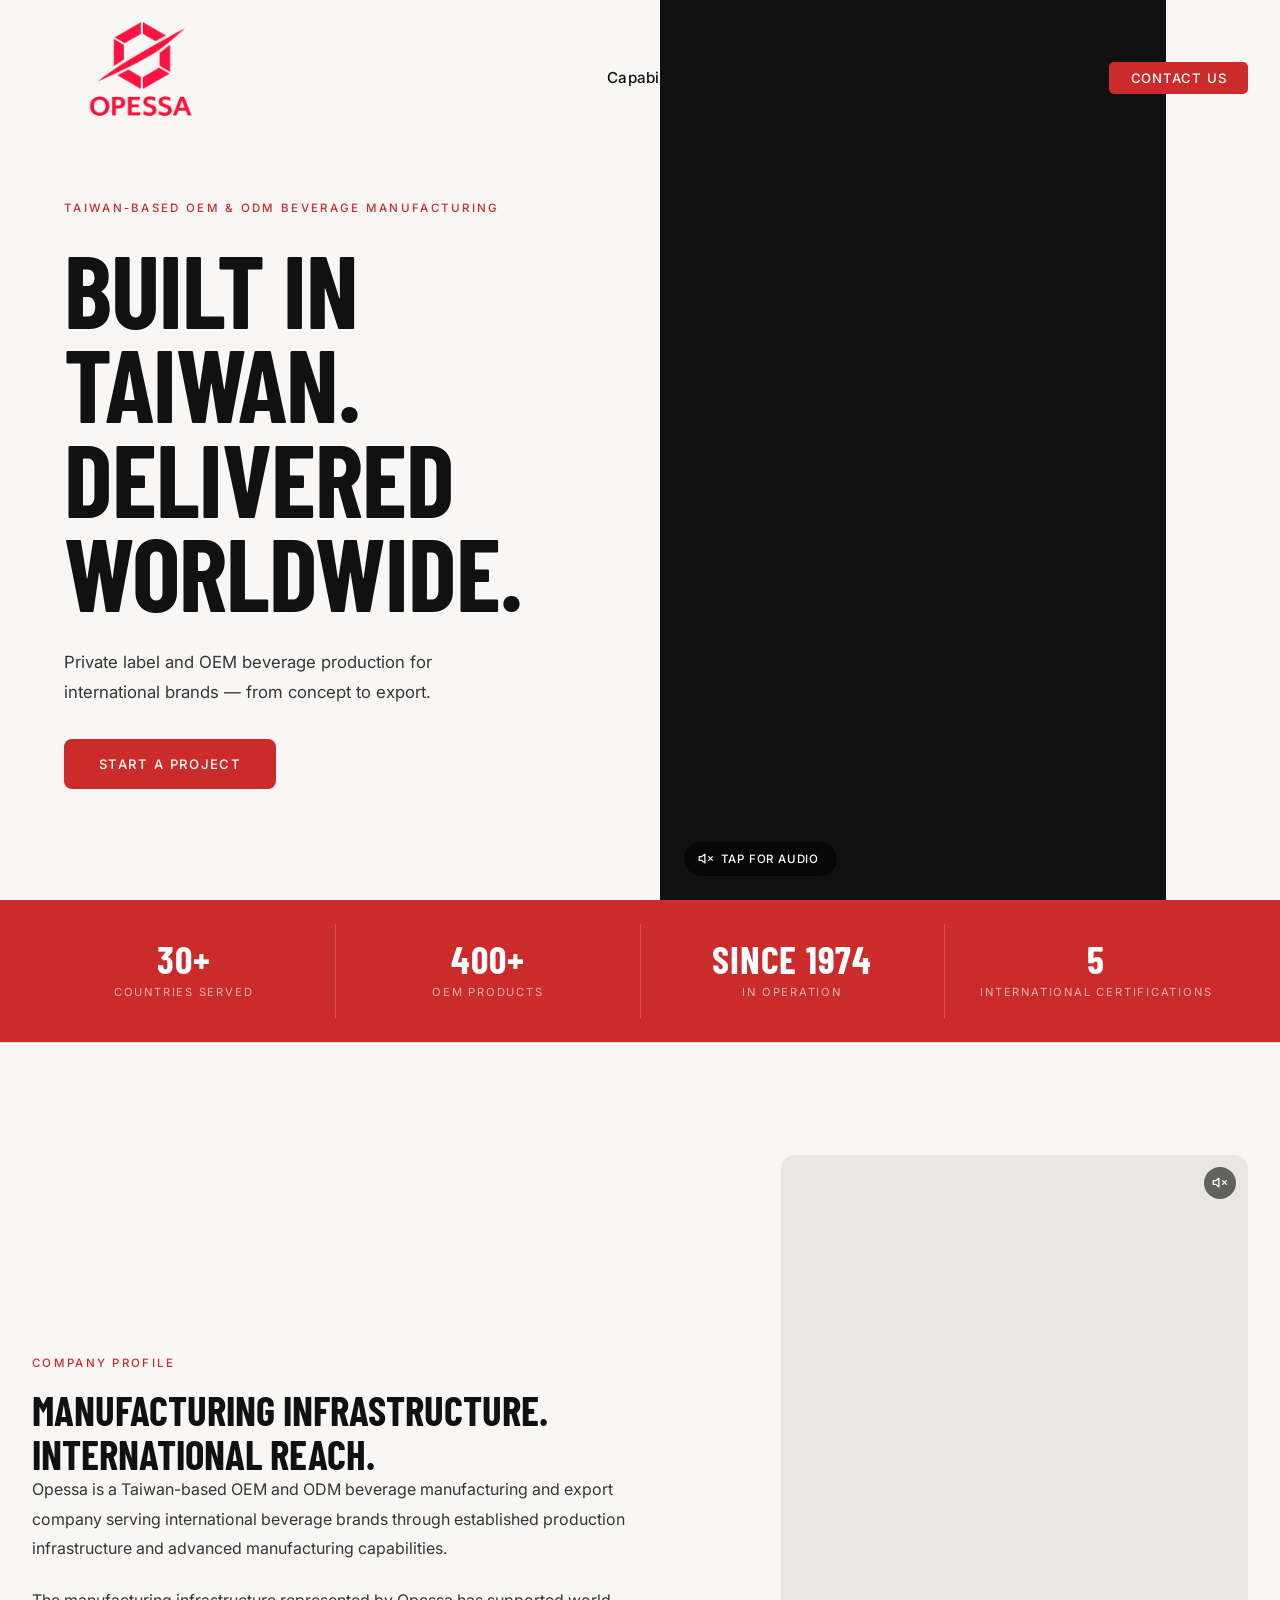
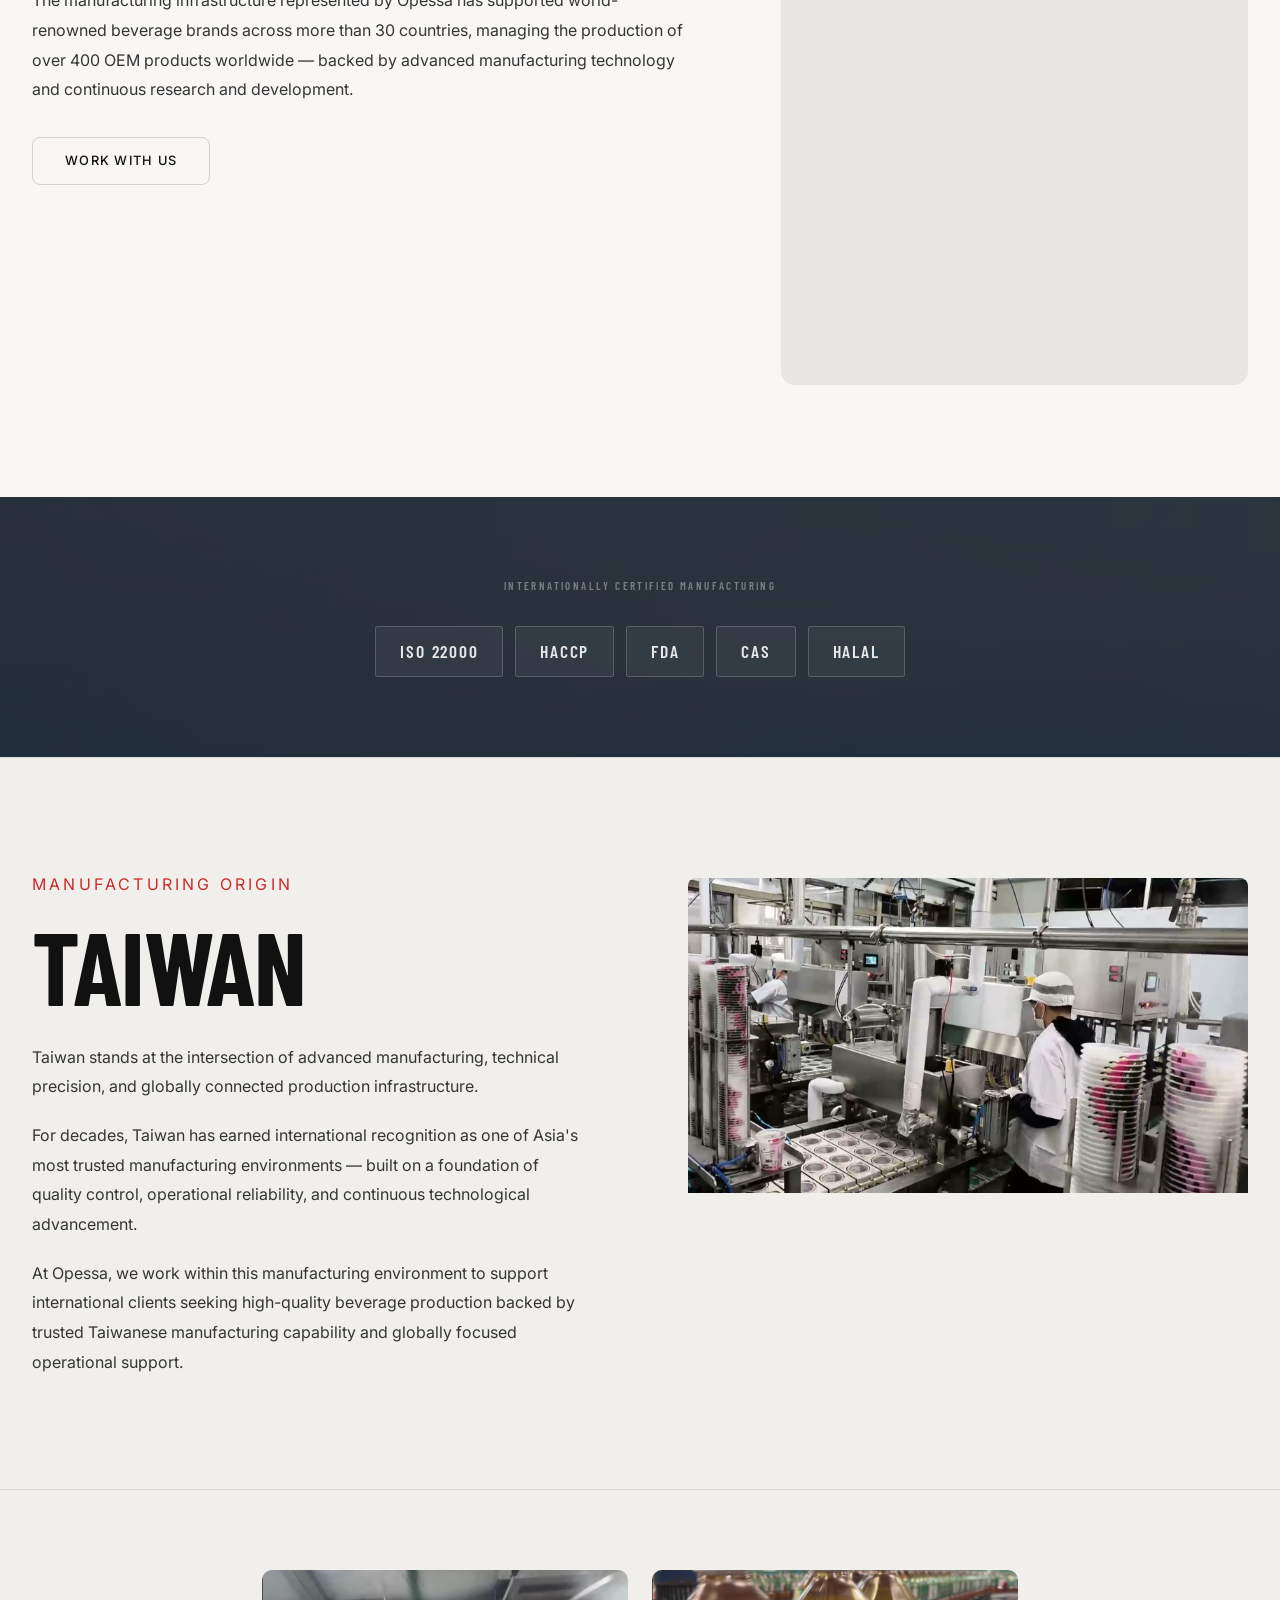
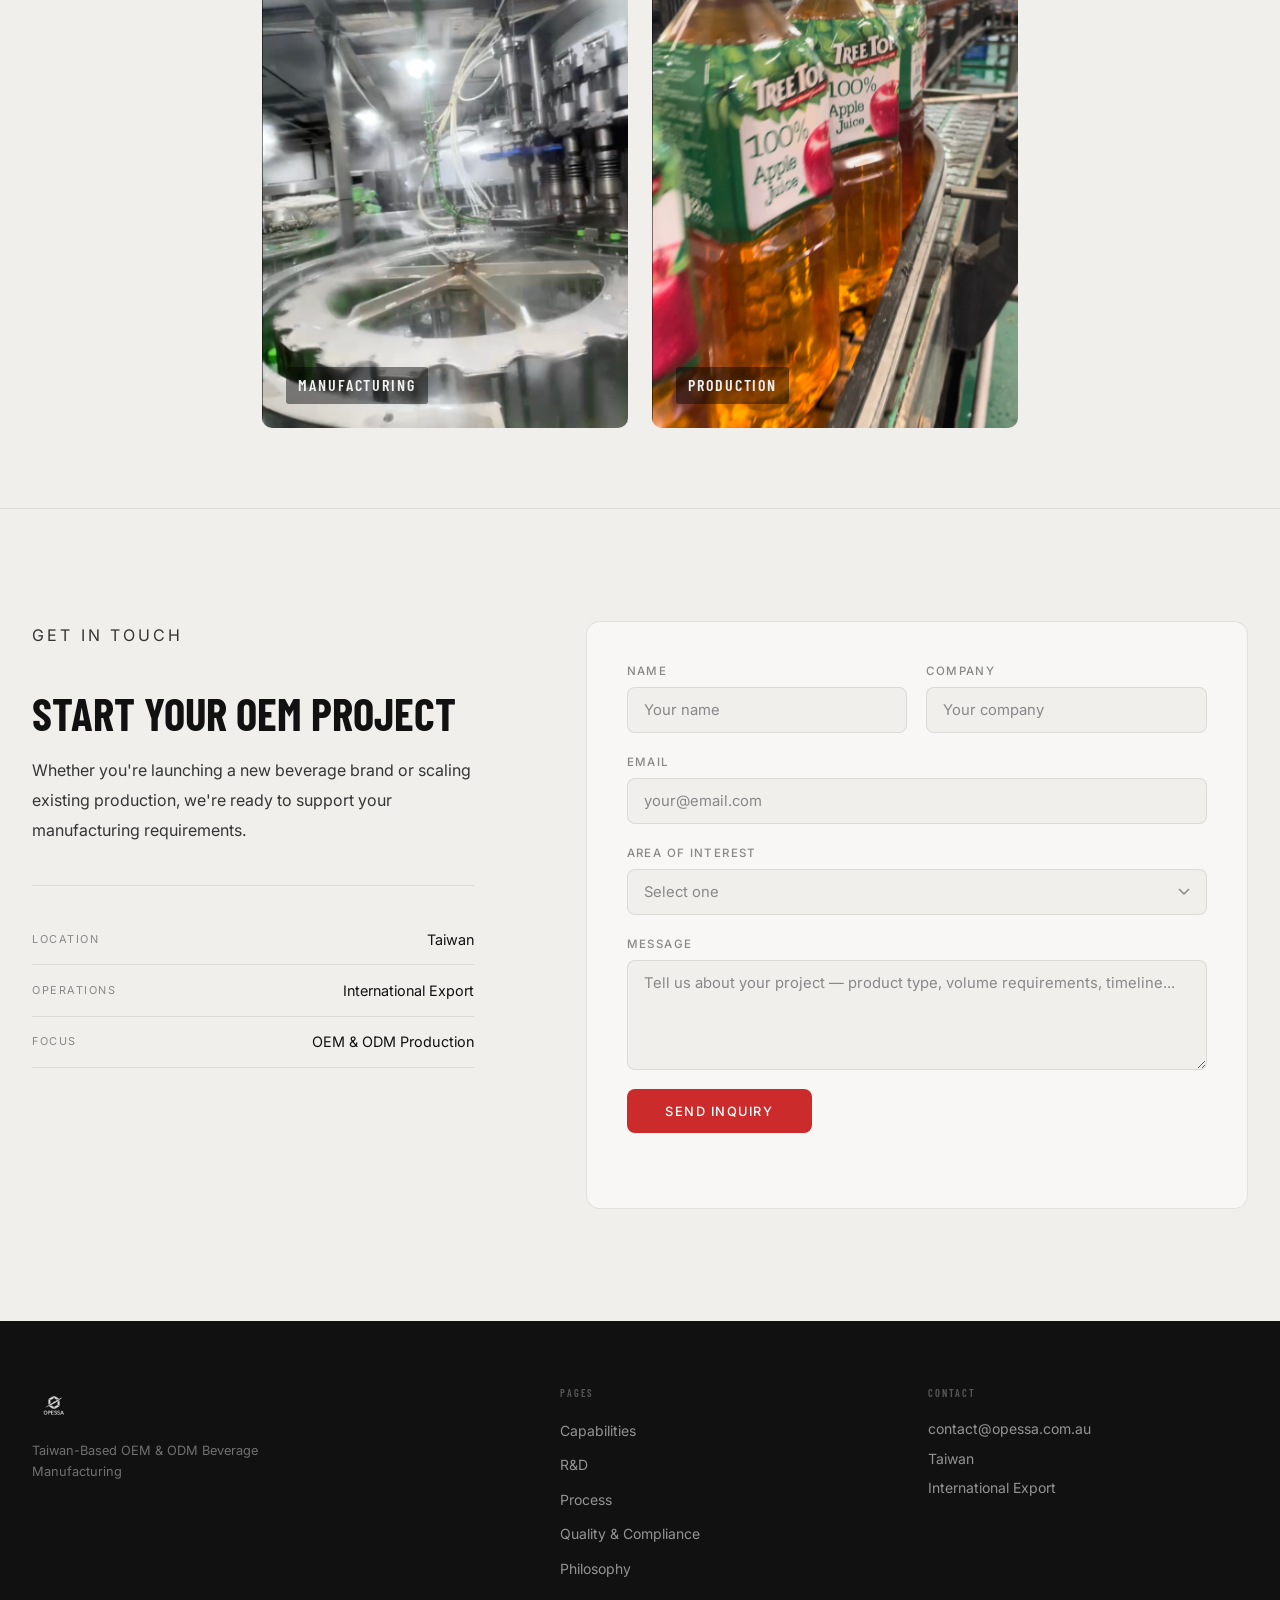
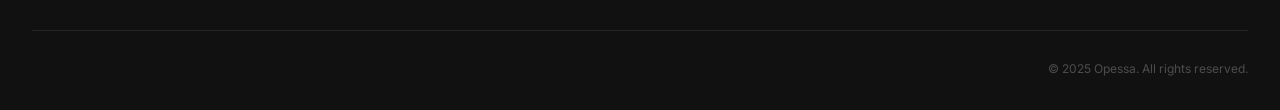
<file: index.html>
<!DOCTYPE html>
<html lang="en">
<head>
  <meta charset="UTF-8">
  <meta name="viewport" content="width=device-width, initial-scale=1.0">
  <title>Opessa — OEM Beverage Manufacturing, Taiwan</title>
  <meta name="description" content="Taiwan-based OEM and ODM beverage manufacturing and export for international brands. Private label canned beverages — energy drinks, wellness, functional, sparkling.">
  <meta name="google-site-verification" content="dP36g15Ka_ckFI9KPvpiuT0BnVNLm9gB4YFqcOqj_5c" />
  <link rel="icon" type="image/png" href="Opessa logo Red.png">
  <link rel="preconnect" href="https://fonts.googleapis.com">
  <link rel="preconnect" href="https://fonts.gstatic.com" crossorigin>
  <link href="https://fonts.googleapis.com/css2?family=Barlow+Condensed:wght@400;600;700&family=Inter:wght@300;400;500&display=swap" rel="stylesheet">
  <link rel="stylesheet" href="styles.css">
</head>
<body>

  <!-- NAV -->
  <nav id="nav">
    <div class="nav-inner">
      <a href="#" class="nav-logo">
        <img src="Opessa%20Logo.png" alt="Opessa">
      </a>
      <ul class="nav-links">
        <li class="nav-has-dropdown">
          <button class="nav-dropdown-btn">
            Capabilities
            <svg class="nav-dropdown-arrow" width="10" height="6" viewBox="0 0 10 6" fill="none" aria-hidden="true">
              <path d="M1 1L5 5L9 1" stroke="currentColor" stroke-width="1.5" stroke-linecap="round" stroke-linejoin="round"/>
            </svg>
          </button>
          <ul class="nav-dropdown-list">
            <li><a href="production-process.html">Production Process</a></li>
            <li><a href="range.html">Range</a></li>
          </ul>
        </li>
        <li><a href="rd.html">R&amp;D</a></li>
        <li><a href="quality.html">Quality &amp; Compliance</a></li>
        <li><a href="philosophy.html">Philosophy</a></li>
        <li><a href="#contact" class="nav-cta">Contact Us</a></li>
      </ul>
      <button class="nav-menu-btn" id="menuBtn" aria-label="Menu">
        <span></span><span></span><span></span>
      </button>
    </div>
  </nav>

  <!-- MOBILE MENU -->
  <div class="mobile-menu" id="mobileMenu">
    <button class="mobile-close" id="menuClose" aria-label="Close">&#x2715;</button>
    <ul>
      <li><a href="production-process.html" class="mobile-link">Production Process</a></li>
      <li><a href="range.html" class="mobile-link">Range</a></li>
      <li><a href="rd.html" class="mobile-link">R&amp;D</a></li>
      <li><a href="quality.html" class="mobile-link">Quality &amp; Compliance</a></li>
      <li><a href="philosophy.html" class="mobile-link">Philosophy</a></li>
      <li><a href="#contact" class="mobile-link">Contact</a></li>
    </ul>
  </div>

  <!-- HERO -->
  <section id="hero">
    <div class="hero-content">
      <p class="hero-eyebrow">Taiwan-Based OEM &amp; ODM Beverage Manufacturing</p>
      <h1 class="hero-headline">Built in<br>Taiwan.<br>Delivered<br>Worldwide.</h1>
      <p class="hero-sub">Private label and OEM beverage production for international brands — from concept to export.</p>
      <a href="#contact" class="btn-primary">Start a Project</a>
    </div>
    <div class="hero-video-panel">
      <video autoplay muted loop playsinline id="heroVideo">
        <source src="https://vz-a13cd4b9-d40.b-cdn.net/83034c19-e819-4c73-9d4f-b09ddfbc9135/play_720p.mp4" type="video/mp4">
      </video>
      <button class="video-audio-btn hero-audio-btn" id="heroAudioBtn" aria-label="Toggle audio">
        <svg class="icon-muted" viewBox="0 0 24 24" fill="none" stroke="currentColor" stroke-width="2" stroke-linecap="round" stroke-linejoin="round">
          <polygon points="11 5 6 9 2 9 2 15 6 15 11 19 11 5"/>
          <line x1="23" y1="9" x2="17" y2="15"/>
          <line x1="17" y1="9" x2="23" y2="15"/>
        </svg>
        <svg class="icon-sound" viewBox="0 0 24 24" fill="none" stroke="currentColor" stroke-width="2" stroke-linecap="round" stroke-linejoin="round">
          <polygon points="11 5 6 9 2 9 2 15 6 15 11 19 11 5"/>
          <path d="M19.07 4.93a10 10 0 0 1 0 14.14"/>
          <path d="M15.54 8.46a5 5 0 0 1 0 7.07"/>
        </svg>
        <span class="audio-label">Tap for audio</span>
      </button>
    </div>
  </section>

  <!-- STATS -->
  <section id="stats" class="fade-section">
    <div class="container">
      <div class="stats-row" data-stagger-wrap>
        <div class="stat-item" data-stagger>
          <span class="stat-num">30+</span>
          <span class="stat-label">Countries Served</span>
        </div>
        <div class="stat-divider"></div>
        <div class="stat-item" data-stagger>
          <span class="stat-num">400+</span>
          <span class="stat-label">OEM Products</span>
        </div>
        <div class="stat-divider"></div>
        <div class="stat-item" data-stagger>
          <span class="stat-num">Since 1974</span>
          <span class="stat-label">In Operation</span>
        </div>
        <div class="stat-divider"></div>
        <div class="stat-item" data-stagger>
          <span class="stat-num">5</span>
          <span class="stat-label">International Certifications</span>
        </div>
      </div>
    </div>
  </section>

  <!-- ABOUT -->
  <section id="about" class="fade-section">
    <div class="container">
      <div class="about-grid">
        <div class="about-left">
          <p class="section-label">Company Profile</p>
          <h2>Manufacturing infrastructure.<br>International reach.</h2>
          <p class="about-desc">Opessa is a Taiwan-based OEM and ODM beverage manufacturing and export company serving international beverage brands through established production infrastructure and advanced manufacturing capabilities.</p>
          <p class="about-desc">The manufacturing infrastructure represented by Opessa has supported world-renowned beverage brands across more than 30 countries, managing the production of over 400 OEM products worldwide — backed by advanced manufacturing technology and continuous research and development.</p>
          <a href="#contact" class="btn-outline">Work With Us</a>
        </div>
        <div class="about-right">
          <div class="process-video-wrap">
            <video muted loop playsinline>
              <source src="https://vz-a13cd4b9-d40.b-cdn.net/abe0cd9e-1216-4d6e-a1b5-0a1fef81172a/play_720p.mp4" type="video/mp4">
            </video>
            <button class="video-audio-btn process-audio-btn" aria-label="Toggle audio">
              <svg class="icon-muted" viewBox="0 0 24 24" fill="none" stroke="currentColor" stroke-width="2" stroke-linecap="round" stroke-linejoin="round"><polygon points="11 5 6 9 2 9 2 15 6 15 11 19 11 5"/><line x1="23" y1="9" x2="17" y2="15"/><line x1="17" y1="9" x2="23" y2="15"/></svg>
              <svg class="icon-sound" viewBox="0 0 24 24" fill="none" stroke="currentColor" stroke-width="2" stroke-linecap="round" stroke-linejoin="round"><polygon points="11 5 6 9 2 9 2 15 6 15 11 19 11 5"/><path d="M19.07 4.93a10 10 0 0 1 0 14.14"/><path d="M15.54 8.46a5 5 0 0 1 0 7.07"/></svg>
            </button>
          </div>
        </div>
      </div>
    </div>
  </section>

  <!-- CERT STRIP -->
  <section id="cert-strip" class="fade-section">
    <div class="cert-strip-bg" aria-hidden="true">
      <img src="taipei-skyline.jpg" alt="" loading="lazy">
      <div class="cert-strip-overlay"></div>
    </div>
    <div class="container cert-strip-inner">
      <p class="cert-strip-label">Internationally Certified Manufacturing</p>
      <div class="cert-strip-badges" data-stagger-wrap>
        <span class="cert-badge" data-stagger>ISO 22000</span>
        <span class="cert-badge" data-stagger>HACCP</span>
        <span class="cert-badge" data-stagger>FDA</span>
        <span class="cert-badge" data-stagger>CAS</span>
        <span class="cert-badge" data-stagger>HALAL</span>
      </div>
    </div>
  </section>

  <!-- TAIWAN -->
  <section id="taiwan" class="fade-section">
    <div class="container">
      <div class="taiwan-grid">
        <div class="taiwan-left">
          <p class="section-label taiwan-label">Manufacturing Origin</p>
          <h2>Taiwan</h2>
          <p>Taiwan stands at the intersection of advanced manufacturing, technical precision, and globally connected production infrastructure.</p>
          <p>For decades, Taiwan has earned international recognition as one of Asia's most trusted manufacturing environments — built on a foundation of quality control, operational reliability, and continuous technological advancement.</p>
          <p>At Opessa, we work within this manufacturing environment to support international clients seeking high-quality beverage production backed by trusted Taiwanese manufacturing capability and globally focused operational support.</p>
        </div>
        <div class="taiwan-right">
          <div class="taiwan-visual">
            <img src="factory-floor.jpg" alt="Opessa manufacturing facility, Taiwan" loading="lazy">
          </div>
        </div>
      </div>
    </div>
  </section>

  <!-- FACTORY STRIP -->
  <section id="factory-strip">
    <div class="strip-grid">
      <div class="strip-panel">
        <img src="fill-steam.png" alt="Beverage filling line in operation" loading="lazy">
        <div class="strip-label">Manufacturing</div>
      </div>
      <div class="strip-panel">
        <img src="tree-top.png" alt="Beverage production line" loading="lazy">
        <div class="strip-label">Production</div>
      </div>
    </div>
  </section>

  <!-- CONTACT -->
  <section id="contact" class="fade-section">
    <div class="container">
      <div class="contact-grid">
        <div class="contact-left">
          <p class="section-label">Get In Touch</p>
          <h2>Start Your OEM Project</h2>
          <p>Whether you're launching a new beverage brand or scaling existing production, we're ready to support your manufacturing requirements.</p>
          <div class="contact-details">
            <div class="contact-detail-item">
              <span class="detail-label">Location</span>
              <span>Taiwan</span>
            </div>
            <div class="contact-detail-item">
              <span class="detail-label">Operations</span>
              <span>International Export</span>
            </div>
            <div class="contact-detail-item">
              <span class="detail-label">Focus</span>
              <span>OEM &amp; ODM Production</span>
            </div>
          </div>
        </div>
        <div class="contact-right">
          <form id="contactForm" name="contact" method="POST" data-netlify="true" data-netlify-honeypot="bot-field" novalidate>
            <input type="hidden" name="form-name" value="contact">
            <p style="display:none"><input name="bot-field"></p>
            <div class="form-row">
              <div class="form-group">
                <label for="name">Name</label>
                <input type="text" id="name" name="name" placeholder="Your name" required>
              </div>
              <div class="form-group">
                <label for="company">Company</label>
                <input type="text" id="company" name="company" placeholder="Your company">
              </div>
            </div>
            <div class="form-group">
              <label for="email">Email</label>
              <input type="email" id="email" name="email" placeholder="your@email.com" required>
            </div>
            <div class="form-group">
              <label for="interest">Area of Interest</label>
              <select id="interest" name="interest">
                <option value="" disabled selected>Select one</option>
                <option value="oem">OEM / ODM Production</option>
                <option value="packaging">Packaging Solutions</option>
                <option value="export">Export Support</option>
                <option value="custom">Custom Beverage Concept</option>
                <option value="other">Other</option>
              </select>
            </div>
            <div class="form-group">
              <label for="message">Message</label>
              <textarea id="message" name="message" rows="4" placeholder="Tell us about your project — product type, volume requirements, timeline..."></textarea>
            </div>
            <button type="submit" class="btn-submit">Send Inquiry</button>
            <p class="form-note" id="formNote"></p>
          </form>
        </div>
      </div>
    </div>
  </section>

  <!-- FOOTER -->
  <footer>
    <div class="container">
      <div class="footer-main">
        <div class="footer-col footer-brand">
          <img src="Opessa%20Logo.png" alt="Opessa" class="footer-logo">
          <p class="footer-brand-desc">Taiwan-Based OEM &amp; ODM Beverage Manufacturing</p>
        </div>
        <div class="footer-col">
          <p class="footer-col-title">Pages</p>
          <ul class="footer-nav-list">
            <li><a href="capabilities.html">Capabilities</a></li>
            <li><a href="rd.html">R&amp;D</a></li>
            <li><a href="production-process.html">Process</a></li>
            <li><a href="quality.html">Quality &amp; Compliance</a></li>
            <li><a href="philosophy.html">Philosophy</a></li>
          </ul>
        </div>
        <div class="footer-col">
          <p class="footer-col-title">Contact</p>
          <p class="footer-contact-item">contact@opessa.com.au</p>
          <p class="footer-contact-item">Taiwan</p>
          <p class="footer-contact-item">International Export</p>
        </div>
      </div>
      <div class="footer-bottom">
        <p>&copy; 2025 Opessa. All rights reserved.</p>
      </div>
    </div>
  </footer>

  <script src="script.js"></script>
</body>
</html>
</file>
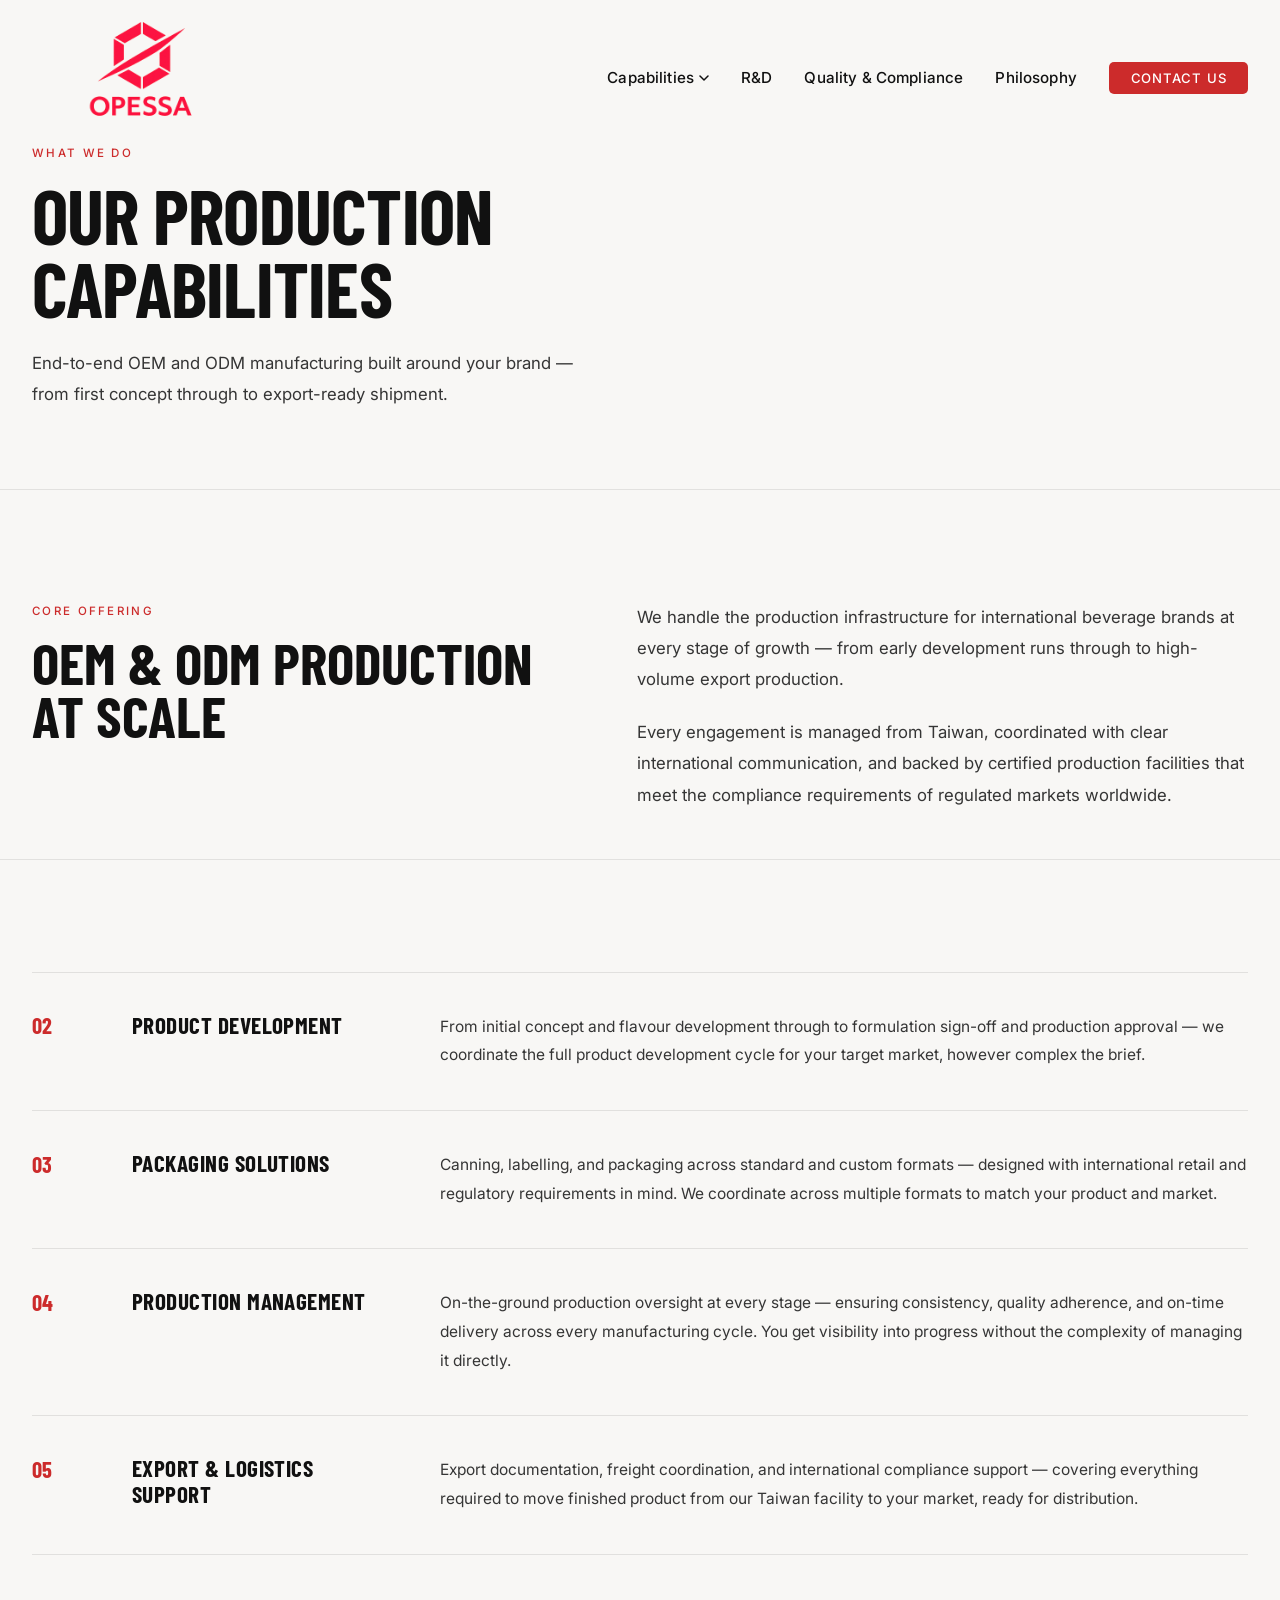
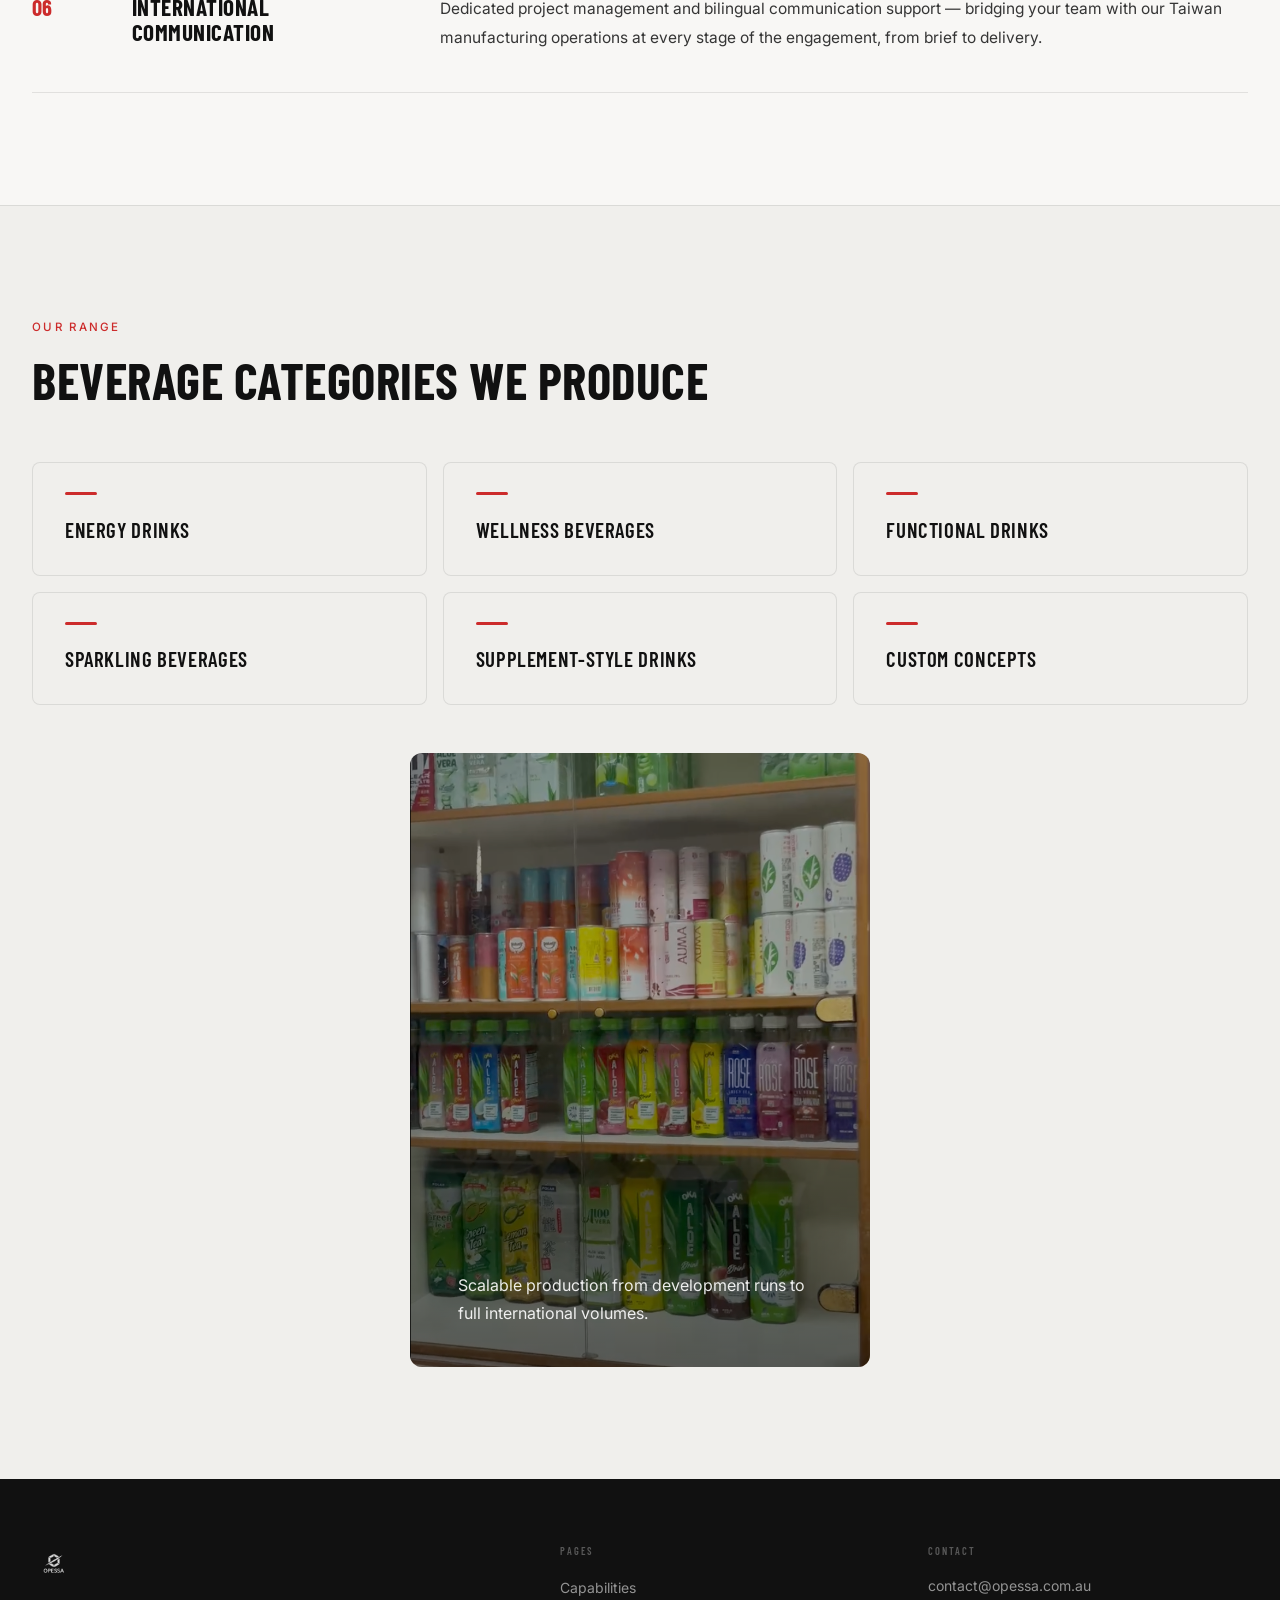
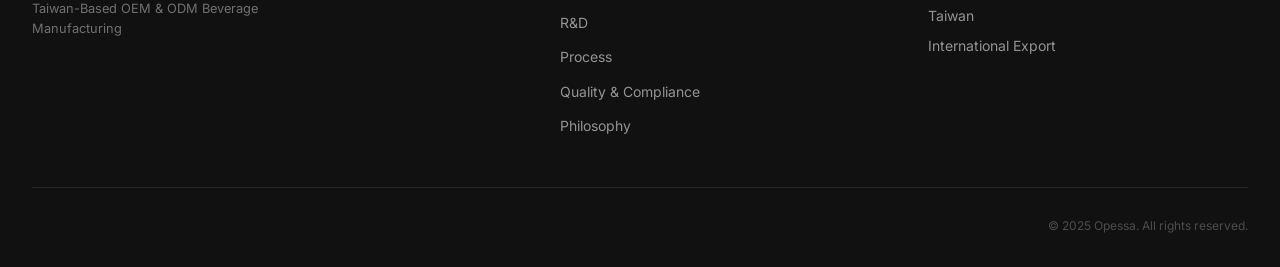
<file: capabilities.html>
<!DOCTYPE html>
<html lang="en">
<head>
  <meta charset="UTF-8">
  <meta name="viewport" content="width=device-width, initial-scale=1.0">
  <title>Production Capabilities — Opessa</title>
  <meta name="description" content="OEM and ODM beverage production capabilities — from formulation and product development to packaging, export logistics, and international communication.">
  <link rel="icon" type="image/png" href="Opessa logo Red.png">
  <link rel="preconnect" href="https://fonts.googleapis.com">
  <link rel="preconnect" href="https://fonts.gstatic.com" crossorigin>
  <link href="https://fonts.googleapis.com/css2?family=Barlow+Condensed:wght@400;600;700&family=Inter:wght@300;400;500&display=swap" rel="stylesheet">
  <link rel="stylesheet" href="styles.css">
</head>
<body>

  <!-- NAV -->
  <nav id="nav">
    <div class="nav-inner">
      <a href="index.html" class="nav-logo">
        <img src="Opessa%20Logo.png" alt="Opessa">
      </a>
      <ul class="nav-links">
        <li class="nav-has-dropdown">
          <button class="nav-dropdown-btn">
            Capabilities
            <svg class="nav-dropdown-arrow" width="10" height="6" viewBox="0 0 10 6" fill="none" aria-hidden="true">
              <path d="M1 1L5 5L9 1" stroke="currentColor" stroke-width="1.5" stroke-linecap="round" stroke-linejoin="round"/>
            </svg>
          </button>
          <ul class="nav-dropdown-list">
            <li><a href="production-process.html">Production Process</a></li>
            <li><a href="range.html">Range</a></li>
          </ul>
        </li>
        <li><a href="rd.html">R&amp;D</a></li>
        <li><a href="quality.html">Quality &amp; Compliance</a></li>
        <li><a href="philosophy.html">Philosophy</a></li>
        <li><a href="index.html#contact" class="nav-cta">Contact Us</a></li>
      </ul>
      <button class="nav-menu-btn" id="menuBtn" aria-label="Menu">
        <span></span><span></span><span></span>
      </button>
    </div>
  </nav>

  <!-- MOBILE MENU -->
  <div class="mobile-menu" id="mobileMenu">
    <button class="mobile-close" id="menuClose" aria-label="Close">&#x2715;</button>
    <ul>
      <li><a href="production-process.html" class="mobile-link">Production Process</a></li>
      <li><a href="range.html" class="mobile-link">Range</a></li>
      <li><a href="rd.html" class="mobile-link">R&amp;D</a></li>
      <li><a href="quality.html" class="mobile-link">Quality &amp; Compliance</a></li>
      <li><a href="philosophy.html" class="mobile-link">Philosophy</a></li>
      <li><a href="index.html#contact" class="mobile-link">Contact</a></li>
    </ul>
  </div>

  <!-- PAGE HERO -->
  <section class="page-hero fade-section">
    <div class="container">
      <p class="section-label">What We Do</p>
      <h1 class="page-hero-title">Our Production<br>Capabilities</h1>
      <p class="page-hero-sub">End-to-end OEM and ODM manufacturing built around your brand — from first concept through to export-ready shipment.</p>
    </div>
  </section>

  <!-- FEATURED: OEM & ODM -->
  <section class="cap-feature fade-section">
    <div class="container">
      <div class="cap-feature-inner">
        <div class="cap-feature-left">
          <span class="section-label">Core Offering</span>
          <h2>OEM &amp; ODM Production at Scale</h2>
        </div>
        <div class="cap-feature-right">
          <p>We handle the production infrastructure for international beverage brands at every stage of growth — from early development runs through to high-volume export production.</p>
          <p>Every engagement is managed from Taiwan, coordinated with clear international communication, and backed by certified production facilities that meet the compliance requirements of regulated markets worldwide.</p>
        </div>
      </div>
    </div>
  </section>

  <!-- SERVICE LIST -->
  <section class="cap-services fade-section">
    <div class="container">
      <div class="cap-service-item">
        <div class="cap-service-num">02</div>
        <div class="cap-service-title">Product Development</div>
        <div class="cap-service-body">From initial concept and flavour development through to formulation sign-off and production approval — we coordinate the full product development cycle for your target market, however complex the brief.</div>
      </div>
      <div class="cap-service-item">
        <div class="cap-service-num">03</div>
        <div class="cap-service-title">Packaging Solutions</div>
        <div class="cap-service-body">Canning, labelling, and packaging across standard and custom formats — designed with international retail and regulatory requirements in mind. We coordinate across multiple formats to match your product and market.</div>
      </div>
      <div class="cap-service-item">
        <div class="cap-service-num">04</div>
        <div class="cap-service-title">Production Management</div>
        <div class="cap-service-body">On-the-ground production oversight at every stage — ensuring consistency, quality adherence, and on-time delivery across every manufacturing cycle. You get visibility into progress without the complexity of managing it directly.</div>
      </div>
      <div class="cap-service-item">
        <div class="cap-service-num">05</div>
        <div class="cap-service-title">Export &amp; Logistics Support</div>
        <div class="cap-service-body">Export documentation, freight coordination, and international compliance support — covering everything required to move finished product from our Taiwan facility to your market, ready for distribution.</div>
      </div>
      <div class="cap-service-item">
        <div class="cap-service-num">06</div>
        <div class="cap-service-title">International Communication</div>
        <div class="cap-service-body">Dedicated project management and bilingual communication support — bridging your team with our Taiwan manufacturing operations at every stage of the engagement, from brief to delivery.</div>
      </div>
    </div>
  </section>


  <!-- PRODUCT RANGE -->
  <section class="cap-range-section fade-section">
    <div class="container">
      <div class="section-header">
        <p class="section-label">Our Range</p>
        <h2>Beverage Categories We Produce</h2>
      </div>
      <div class="specialties-grid" data-stagger-wrap>
        <div class="specialty-item" data-stagger><h3>Energy Drinks</h3></div>
        <div class="specialty-item" data-stagger><h3>Wellness Beverages</h3></div>
        <div class="specialty-item" data-stagger><h3>Functional Drinks</h3></div>
        <div class="specialty-item" data-stagger><h3>Sparkling Beverages</h3></div>
        <div class="specialty-item" data-stagger><h3>Supplement-Style Drinks</h3></div>
        <div class="specialty-item" data-stagger><h3>Custom Concepts</h3></div>
      </div>
      <div class="specialties-visual" style="margin-top: 3rem;">
        <img src="drinks-range.png" alt="Opessa beverage product range">
        <div class="specialties-overlay">
          <p>Scalable production from development runs to full international volumes.</p>
        </div>
      </div>
    </div>
  </section>

  <!-- FOOTER -->
  <footer>
    <div class="container">
      <div class="footer-main">
        <div class="footer-col footer-brand">
          <img src="Opessa%20Logo.png" alt="Opessa" class="footer-logo">
          <p class="footer-brand-desc">Taiwan-Based OEM &amp; ODM Beverage Manufacturing</p>
        </div>
        <div class="footer-col">
          <p class="footer-col-title">Pages</p>
          <ul class="footer-nav-list">
            <li><a href="capabilities.html">Capabilities</a></li>
            <li><a href="rd.html">R&amp;D</a></li>
            <li><a href="production-process.html">Process</a></li>
            <li><a href="quality.html">Quality &amp; Compliance</a></li>
            <li><a href="philosophy.html">Philosophy</a></li>
          </ul>
        </div>
        <div class="footer-col">
          <p class="footer-col-title">Contact</p>
          <p class="footer-contact-item">contact@opessa.com.au</p>
          <p class="footer-contact-item">Taiwan</p>
          <p class="footer-contact-item">International Export</p>
        </div>
      </div>
      <div class="footer-bottom">
        <p>&copy; 2025 Opessa. All rights reserved.</p>
      </div>
    </div>
  </footer>

  <script src="script.js"></script>
  <script>
    document.querySelectorAll('.nav-links a:not(.nav-cta)').forEach(function(link) {
      if (link.getAttribute('href') === 'capabilities.html') link.classList.add('nav-active');
    });
  </script>
</body>
</html>
</file>
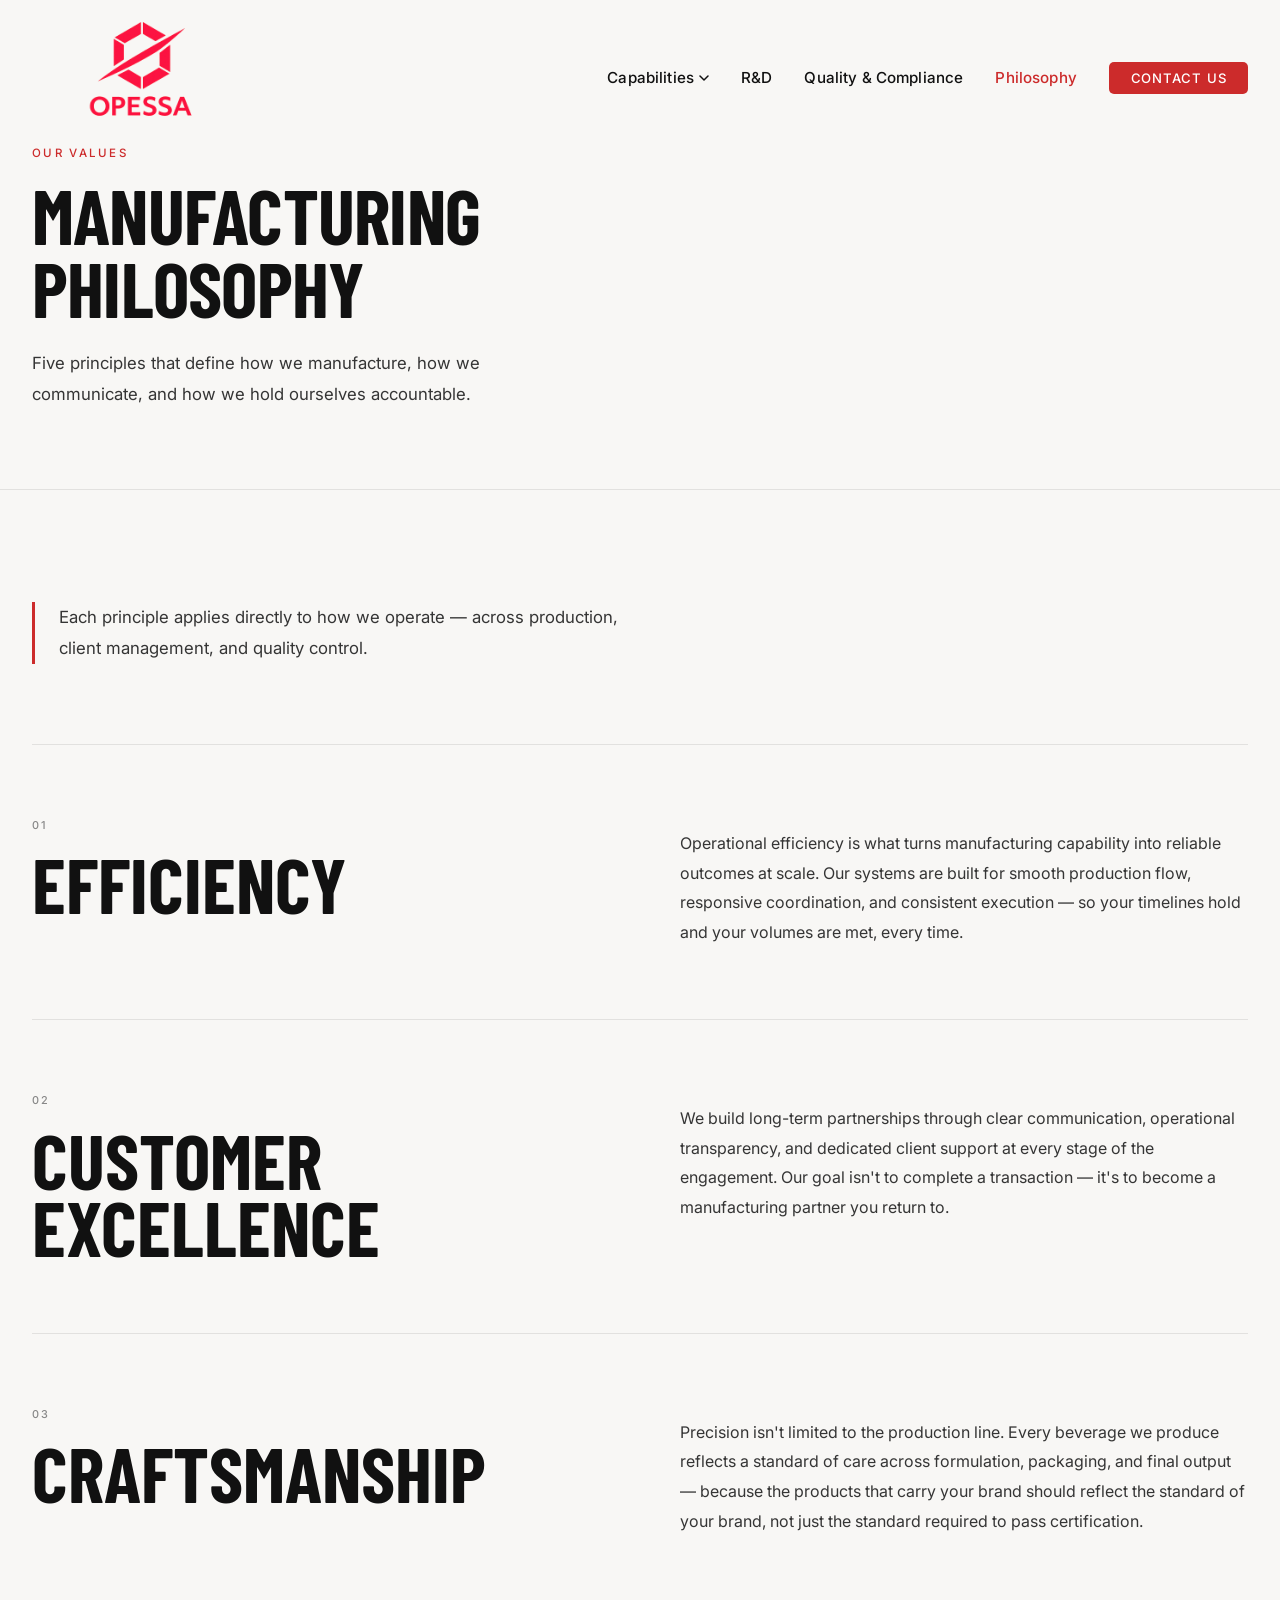
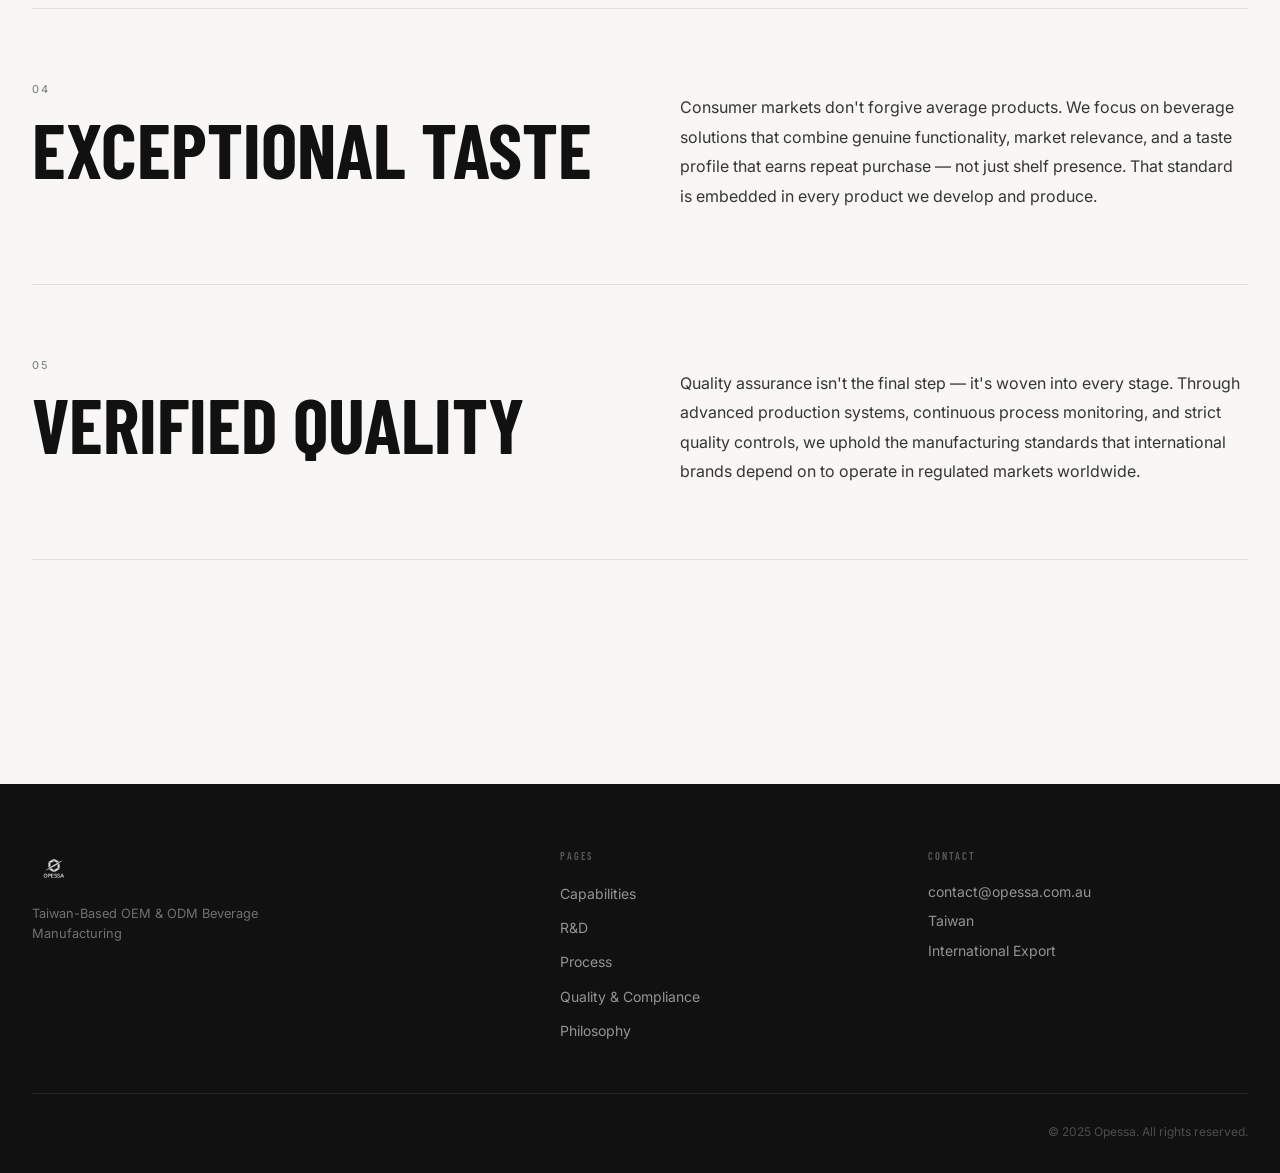
<file: philosophy.html>
<!DOCTYPE html>
<html lang="en">
<head>
  <meta charset="UTF-8">
  <meta name="viewport" content="width=device-width, initial-scale=1.0">
  <title>Manufacturing Philosophy — Opessa</title>
  <meta name="description" content="The values that guide how Opessa operates — efficiency, craftsmanship, customer excellence, quality, and an uncompromising focus on taste.">
  <link rel="icon" type="image/png" href="Opessa logo Red.png">
  <link rel="preconnect" href="https://fonts.googleapis.com">
  <link rel="preconnect" href="https://fonts.gstatic.com" crossorigin>
  <link href="https://fonts.googleapis.com/css2?family=Barlow+Condensed:wght@400;600;700&family=Inter:wght@300;400;500&display=swap" rel="stylesheet">
  <link rel="stylesheet" href="styles.css">
</head>
<body>

  <!-- NAV -->
  <nav id="nav">
    <div class="nav-inner">
      <a href="index.html" class="nav-logo">
        <img src="Opessa%20Logo.png" alt="Opessa">
      </a>
      <ul class="nav-links">
        <li class="nav-has-dropdown">
          <button class="nav-dropdown-btn">
            Capabilities
            <svg class="nav-dropdown-arrow" width="10" height="6" viewBox="0 0 10 6" fill="none" aria-hidden="true">
              <path d="M1 1L5 5L9 1" stroke="currentColor" stroke-width="1.5" stroke-linecap="round" stroke-linejoin="round"/>
            </svg>
          </button>
          <ul class="nav-dropdown-list">
            <li><a href="production-process.html">Production Process</a></li>
            <li><a href="range.html">Range</a></li>
          </ul>
        </li>
        <li><a href="rd.html">R&amp;D</a></li>
        <li><a href="quality.html">Quality &amp; Compliance</a></li>
        <li><a href="philosophy.html">Philosophy</a></li>
        <li><a href="index.html#contact" class="nav-cta">Contact Us</a></li>
      </ul>
      <button class="nav-menu-btn" id="menuBtn" aria-label="Menu">
        <span></span><span></span><span></span>
      </button>
    </div>
  </nav>

  <!-- MOBILE MENU -->
  <div class="mobile-menu" id="mobileMenu">
    <button class="mobile-close" id="menuClose" aria-label="Close">&#x2715;</button>
    <ul>
      <li><a href="production-process.html" class="mobile-link">Production Process</a></li>
      <li><a href="range.html" class="mobile-link">Range</a></li>
      <li><a href="rd.html" class="mobile-link">R&amp;D</a></li>
      <li><a href="quality.html" class="mobile-link">Quality &amp; Compliance</a></li>
      <li><a href="philosophy.html" class="mobile-link">Philosophy</a></li>
      <li><a href="index.html#contact" class="mobile-link">Contact</a></li>
    </ul>
  </div>

  <!-- PAGE HERO -->
  <section class="page-hero fade-section">
    <div class="container">
      <p class="section-label">Our Values</p>
      <h1 class="page-hero-title">Manufacturing<br>Philosophy</h1>
      <p class="page-hero-sub">Five principles that define how we manufacture, how we communicate, and how we hold ourselves accountable.</p>
    </div>
  </section>

  <!-- EDITORIAL VALUES -->
  <section class="phil-editorial fade-section">
    <div class="container" data-stagger-wrap>

      <p class="phil-context">Each principle applies directly to how we operate — across production, client management, and quality control.</p>

      <div class="phil-value" data-stagger>
        <div class="phil-value-left">
          <span class="phil-value-num">01</span>
          <h3 class="phil-value-name">Efficiency</h3>
        </div>
        <div class="phil-value-right">
          <p>Operational efficiency is what turns manufacturing capability into reliable outcomes at scale. Our systems are built for smooth production flow, responsive coordination, and consistent execution — so your timelines hold and your volumes are met, every time.</p>
        </div>
      </div>

      <div class="phil-value" data-stagger>
        <div class="phil-value-left">
          <span class="phil-value-num">02</span>
          <h3 class="phil-value-name">Customer Excellence</h3>
        </div>
        <div class="phil-value-right">
          <p>We build long-term partnerships through clear communication, operational transparency, and dedicated client support at every stage of the engagement. Our goal isn't to complete a transaction — it's to become a manufacturing partner you return to.</p>
        </div>
      </div>

      <div class="phil-value" data-stagger>
        <div class="phil-value-left">
          <span class="phil-value-num">03</span>
          <h3 class="phil-value-name">Craftsmanship</h3>
        </div>
        <div class="phil-value-right">
          <p>Precision isn't limited to the production line. Every beverage we produce reflects a standard of care across formulation, packaging, and final output — because the products that carry your brand should reflect the standard of your brand, not just the standard required to pass certification.</p>
        </div>
      </div>

      <div class="phil-value" data-stagger>
        <div class="phil-value-left">
          <span class="phil-value-num">04</span>
          <h3 class="phil-value-name">Exceptional Taste</h3>
        </div>
        <div class="phil-value-right">
          <p>Consumer markets don't forgive average products. We focus on beverage solutions that combine genuine functionality, market relevance, and a taste profile that earns repeat purchase — not just shelf presence. That standard is embedded in every product we develop and produce.</p>
        </div>
      </div>

      <div class="phil-value" data-stagger>
        <div class="phil-value-left">
          <span class="phil-value-num">05</span>
          <h3 class="phil-value-name">Verified Quality</h3>
        </div>
        <div class="phil-value-right">
          <p>Quality assurance isn't the final step — it's woven into every stage. Through advanced production systems, continuous process monitoring, and strict quality controls, we uphold the manufacturing standards that international brands depend on to operate in regulated markets worldwide.</p>
        </div>
      </div>

    </div>
  </section>

  <!-- FOOTER -->
  <footer>
    <div class="container">
      <div class="footer-main">
        <div class="footer-col footer-brand">
          <img src="Opessa%20Logo.png" alt="Opessa" class="footer-logo">
          <p class="footer-brand-desc">Taiwan-Based OEM &amp; ODM Beverage Manufacturing</p>
        </div>
        <div class="footer-col">
          <p class="footer-col-title">Pages</p>
          <ul class="footer-nav-list">
            <li><a href="capabilities.html">Capabilities</a></li>
            <li><a href="rd.html">R&amp;D</a></li>
            <li><a href="production-process.html">Process</a></li>
            <li><a href="quality.html">Quality &amp; Compliance</a></li>
            <li><a href="philosophy.html">Philosophy</a></li>
          </ul>
        </div>
        <div class="footer-col">
          <p class="footer-col-title">Contact</p>
          <p class="footer-contact-item">contact@opessa.com.au</p>
          <p class="footer-contact-item">Taiwan</p>
          <p class="footer-contact-item">International Export</p>
        </div>
      </div>
      <div class="footer-bottom">
        <p>&copy; 2025 Opessa. All rights reserved.</p>
      </div>
    </div>
  </footer>

  <script src="script.js"></script>
  <script>
    document.querySelectorAll('.nav-links a:not(.nav-cta)').forEach(function(link) {
      if (link.getAttribute('href') === 'philosophy.html') link.classList.add('nav-active');
    });
  </script>
</body>
</html>
</file>
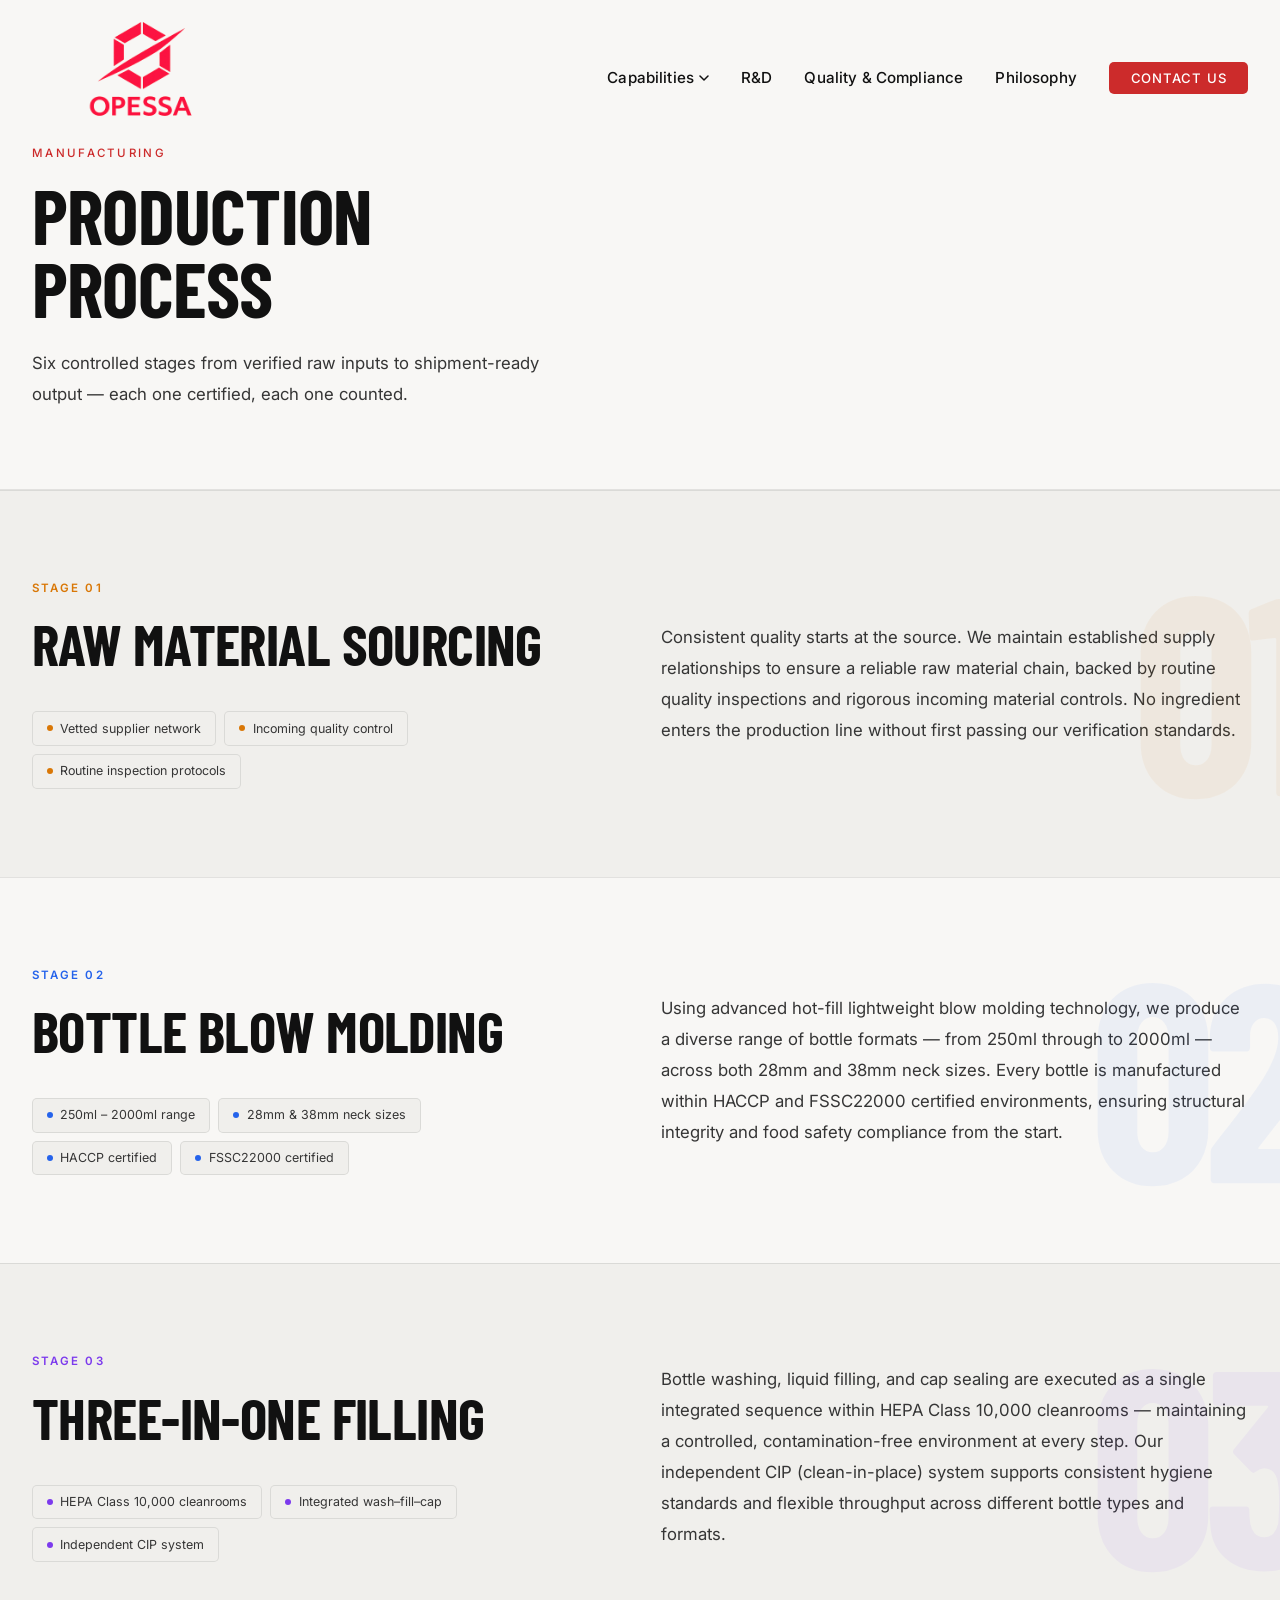
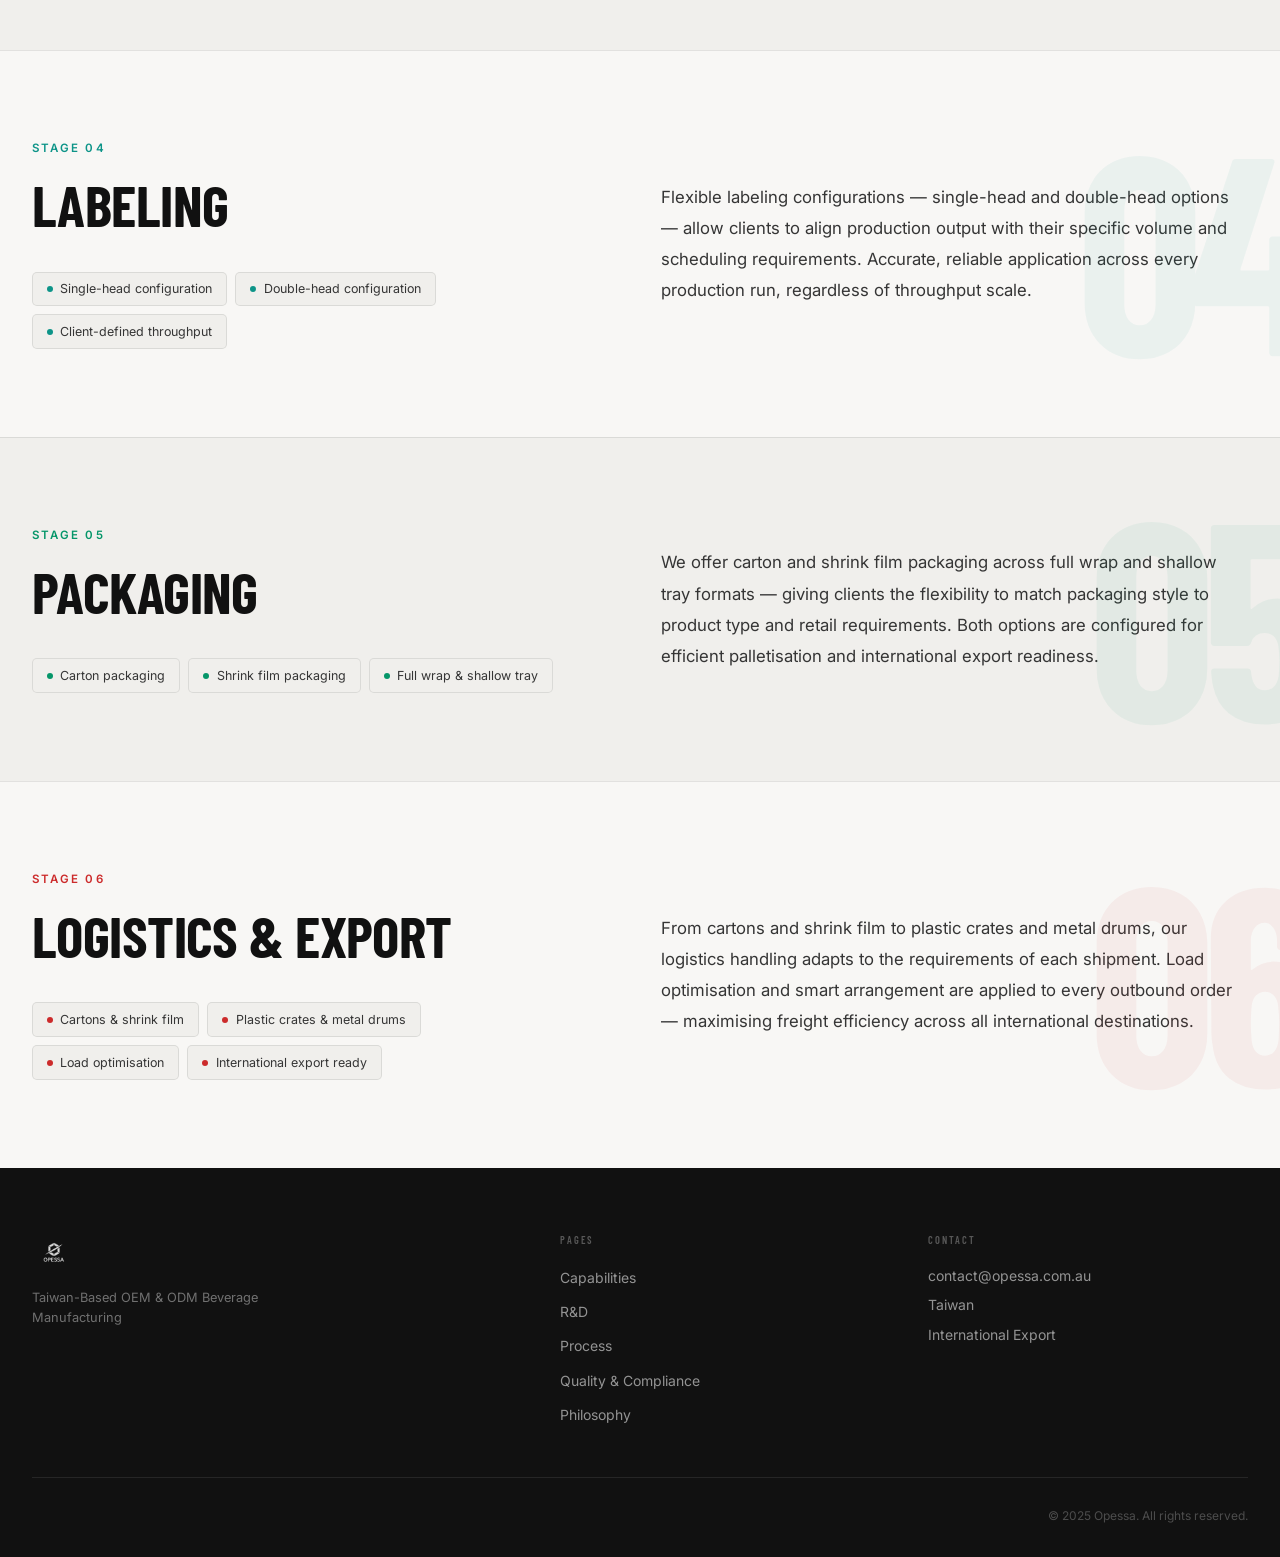
<file: production-process.html>
<!DOCTYPE html>
<html lang="en">
<head>
  <meta charset="UTF-8">
  <meta name="viewport" content="width=device-width, initial-scale=1.0">
  <title>Production Process — Opessa</title>
  <meta name="description" content="A detailed look at Opessa's six-stage beverage manufacturing process — from raw material sourcing through to export-ready logistics.">
  <link rel="icon" type="image/png" href="Opessa logo Red.png">
  <link rel="preconnect" href="https://fonts.googleapis.com">
  <link rel="preconnect" href="https://fonts.gstatic.com" crossorigin>
  <link href="https://fonts.googleapis.com/css2?family=Barlow+Condensed:wght@400;600;700&family=Inter:wght@300;400;500&display=swap" rel="stylesheet">
  <link rel="stylesheet" href="styles.css">
</head>
<body>

  <!-- NAV -->
  <nav id="nav">
    <div class="nav-inner">
      <a href="index.html" class="nav-logo">
        <img src="Opessa%20Logo.png" alt="Opessa">
      </a>
      <ul class="nav-links">
        <li class="nav-has-dropdown">
          <button class="nav-dropdown-btn">
            Capabilities
            <svg class="nav-dropdown-arrow" width="10" height="6" viewBox="0 0 10 6" fill="none" aria-hidden="true">
              <path d="M1 1L5 5L9 1" stroke="currentColor" stroke-width="1.5" stroke-linecap="round" stroke-linejoin="round"/>
            </svg>
          </button>
          <ul class="nav-dropdown-list">
            <li><a href="production-process.html">Production Process</a></li>
            <li><a href="range.html">Range</a></li>
          </ul>
        </li>
        <li><a href="rd.html">R&amp;D</a></li>
        <li><a href="quality.html">Quality &amp; Compliance</a></li>
        <li><a href="philosophy.html">Philosophy</a></li>
        <li><a href="index.html#contact" class="nav-cta">Contact Us</a></li>
      </ul>
      <button class="nav-menu-btn" id="menuBtn" aria-label="Menu">
        <span></span><span></span><span></span>
      </button>
    </div>
  </nav>

  <!-- MOBILE MENU -->
  <div class="mobile-menu" id="mobileMenu">
    <button class="mobile-close" id="menuClose" aria-label="Close">&#x2715;</button>
    <ul>
      <li><a href="production-process.html" class="mobile-link">Production Process</a></li>
      <li><a href="range.html" class="mobile-link">Range</a></li>
      <li><a href="rd.html" class="mobile-link">R&amp;D</a></li>
      <li><a href="quality.html" class="mobile-link">Quality &amp; Compliance</a></li>
      <li><a href="philosophy.html" class="mobile-link">Philosophy</a></li>
      <li><a href="index.html#contact" class="mobile-link">Contact</a></li>
    </ul>
  </div>

  <!-- PAGE HERO -->
  <section class="page-hero fade-section">
    <div class="container">
      <p class="section-label">Manufacturing</p>
      <h1 class="page-hero-title">Production<br>Process</h1>
      <p class="page-hero-sub">Six controlled stages from verified raw inputs to shipment-ready output — each one certified, each one counted.</p>
    </div>
  </section>

  <!-- STAGE 01 — RAW MATERIALS -->
  <section class="pp-stage-section fade-section" style="--pp-clr: #d97706;">
    <div class="pp-watermark" aria-hidden="true">01</div>
    <div class="container">
      <div class="pp-stage-layout">
        <div class="pp-stage-lead">
          <div class="pp-stage-lead-num">Stage 01</div>
          <h3>Raw Material Sourcing</h3>
          <div class="pp-specs">
            <span class="pp-spec">Vetted supplier network</span>
            <span class="pp-spec">Incoming quality control</span>
            <span class="pp-spec">Routine inspection protocols</span>
          </div>
        </div>
        <div class="pp-stage-body">
          <p>Consistent quality starts at the source. We maintain established supply relationships to ensure a reliable raw material chain, backed by routine quality inspections and rigorous incoming material controls. No ingredient enters the production line without first passing our verification standards.</p>
        </div>
      </div>
    </div>
  </section>

  <!-- STAGE 02 — BOTTLE BLOW MOLDING -->
  <section class="pp-stage-section fade-section" style="--pp-clr: #2563eb;">
    <div class="pp-watermark" aria-hidden="true">02</div>
    <div class="container">
      <div class="pp-stage-layout">
        <div class="pp-stage-lead">
          <div class="pp-stage-lead-num">Stage 02</div>
          <h3>Bottle Blow Molding</h3>
          <div class="pp-specs">
            <span class="pp-spec">250ml – 2000ml range</span>
            <span class="pp-spec">28mm &amp; 38mm neck sizes</span>
            <span class="pp-spec">HACCP certified</span>
            <span class="pp-spec">FSSC22000 certified</span>
          </div>
        </div>
        <div class="pp-stage-body">
          <p>Using advanced hot-fill lightweight blow molding technology, we produce a diverse range of bottle formats — from 250ml through to 2000ml — across both 28mm and 38mm neck sizes. Every bottle is manufactured within HACCP and FSSC22000 certified environments, ensuring structural integrity and food safety compliance from the start.</p>
        </div>
      </div>
    </div>
  </section>

  <!-- STAGE 03 — THREE-IN-ONE -->
  <section class="pp-stage-section fade-section" style="--pp-clr: #7c3aed;">
    <div class="pp-watermark" aria-hidden="true">03</div>
    <div class="container">
      <div class="pp-stage-layout">
        <div class="pp-stage-lead">
          <div class="pp-stage-lead-num">Stage 03</div>
          <h3>Three-in-One Filling</h3>
          <div class="pp-specs">
            <span class="pp-spec">HEPA Class 10,000 cleanrooms</span>
            <span class="pp-spec">Integrated wash–fill–cap</span>
            <span class="pp-spec">Independent CIP system</span>
          </div>
        </div>
        <div class="pp-stage-body">
          <p>Bottle washing, liquid filling, and cap sealing are executed as a single integrated sequence within HEPA Class 10,000 cleanrooms — maintaining a controlled, contamination-free environment at every step. Our independent CIP (clean-in-place) system supports consistent hygiene standards and flexible throughput across different bottle types and formats.</p>
        </div>
      </div>
    </div>
  </section>


  <!-- STAGE 04 — LABELING -->
  <section class="pp-stage-section fade-section" style="--pp-clr: #0d9488;">
    <div class="pp-watermark" aria-hidden="true">04</div>
    <div class="container">
      <div class="pp-stage-layout">
        <div class="pp-stage-lead">
          <div class="pp-stage-lead-num">Stage 04</div>
          <h3>Labeling</h3>
          <div class="pp-specs">
            <span class="pp-spec">Single-head configuration</span>
            <span class="pp-spec">Double-head configuration</span>
            <span class="pp-spec">Client-defined throughput</span>
          </div>
        </div>
        <div class="pp-stage-body">
          <p>Flexible labeling configurations — single-head and double-head options — allow clients to align production output with their specific volume and scheduling requirements. Accurate, reliable application across every production run, regardless of throughput scale.</p>
        </div>
      </div>
    </div>
  </section>

  <!-- STAGE 05 — PACKAGING -->
  <section class="pp-stage-section fade-section" style="--pp-clr: #059669;">
    <div class="pp-watermark" aria-hidden="true">05</div>
    <div class="container">
      <div class="pp-stage-layout">
        <div class="pp-stage-lead">
          <div class="pp-stage-lead-num">Stage 05</div>
          <h3>Packaging</h3>
          <div class="pp-specs">
            <span class="pp-spec">Carton packaging</span>
            <span class="pp-spec">Shrink film packaging</span>
            <span class="pp-spec">Full wrap &amp; shallow tray</span>
          </div>
        </div>
        <div class="pp-stage-body">
          <p>We offer carton and shrink film packaging across full wrap and shallow tray formats — giving clients the flexibility to match packaging style to product type and retail requirements. Both options are configured for efficient palletisation and international export readiness.</p>
        </div>
      </div>
    </div>
  </section>

  <!-- STAGE 06 — LOGISTICS -->
  <section class="pp-stage-section fade-section" style="--pp-clr: #cc2b2b;">
    <div class="pp-watermark" aria-hidden="true">06</div>
    <div class="container">
      <div class="pp-stage-layout">
        <div class="pp-stage-lead">
          <div class="pp-stage-lead-num">Stage 06</div>
          <h3>Logistics &amp; Export</h3>
          <div class="pp-specs">
            <span class="pp-spec">Cartons &amp; shrink film</span>
            <span class="pp-spec">Plastic crates &amp; metal drums</span>
            <span class="pp-spec">Load optimisation</span>
            <span class="pp-spec">International export ready</span>
          </div>
        </div>
        <div class="pp-stage-body">
          <p>From cartons and shrink film to plastic crates and metal drums, our logistics handling adapts to the requirements of each shipment. Load optimisation and smart arrangement are applied to every outbound order — maximising freight efficiency across all international destinations.</p>
        </div>
      </div>
    </div>
  </section>

  <!-- FOOTER -->
  <footer>
    <div class="container">
      <div class="footer-main">
        <div class="footer-col footer-brand">
          <img src="Opessa%20Logo.png" alt="Opessa" class="footer-logo">
          <p class="footer-brand-desc">Taiwan-Based OEM &amp; ODM Beverage Manufacturing</p>
        </div>
        <div class="footer-col">
          <p class="footer-col-title">Pages</p>
          <ul class="footer-nav-list">
            <li><a href="capabilities.html">Capabilities</a></li>
            <li><a href="rd.html">R&amp;D</a></li>
            <li><a href="production-process.html">Process</a></li>
            <li><a href="quality.html">Quality &amp; Compliance</a></li>
            <li><a href="philosophy.html">Philosophy</a></li>
          </ul>
        </div>
        <div class="footer-col">
          <p class="footer-col-title">Contact</p>
          <p class="footer-contact-item">contact@opessa.com.au</p>
          <p class="footer-contact-item">Taiwan</p>
          <p class="footer-contact-item">International Export</p>
        </div>
      </div>
      <div class="footer-bottom">
        <p>&copy; 2025 Opessa. All rights reserved.</p>
      </div>
    </div>
  </footer>

  <script src="script.js"></script>
  <script>
    document.querySelectorAll('.nav-links a:not(.nav-cta)').forEach(function(link) {
      if (link.getAttribute('href') === 'production-process.html') link.classList.add('nav-active');
    });
  </script>
</body>
</html>
</file>
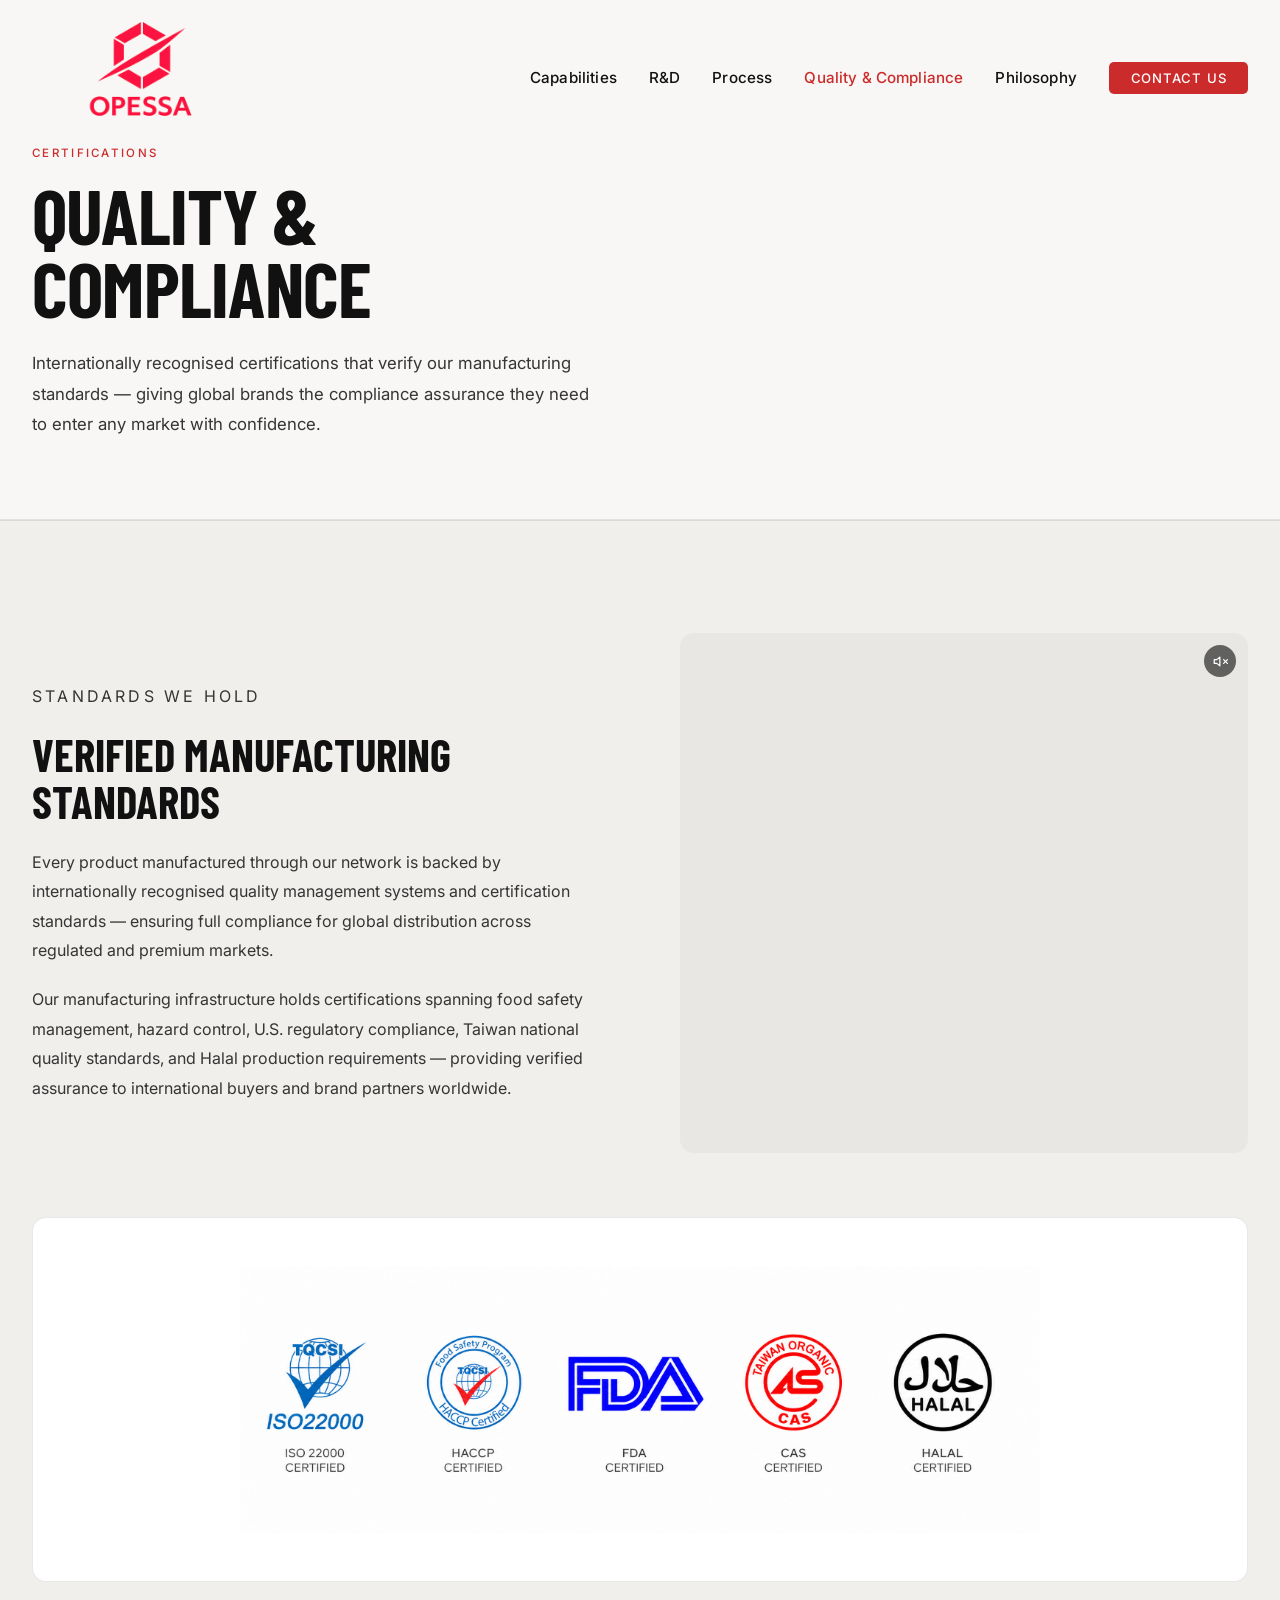
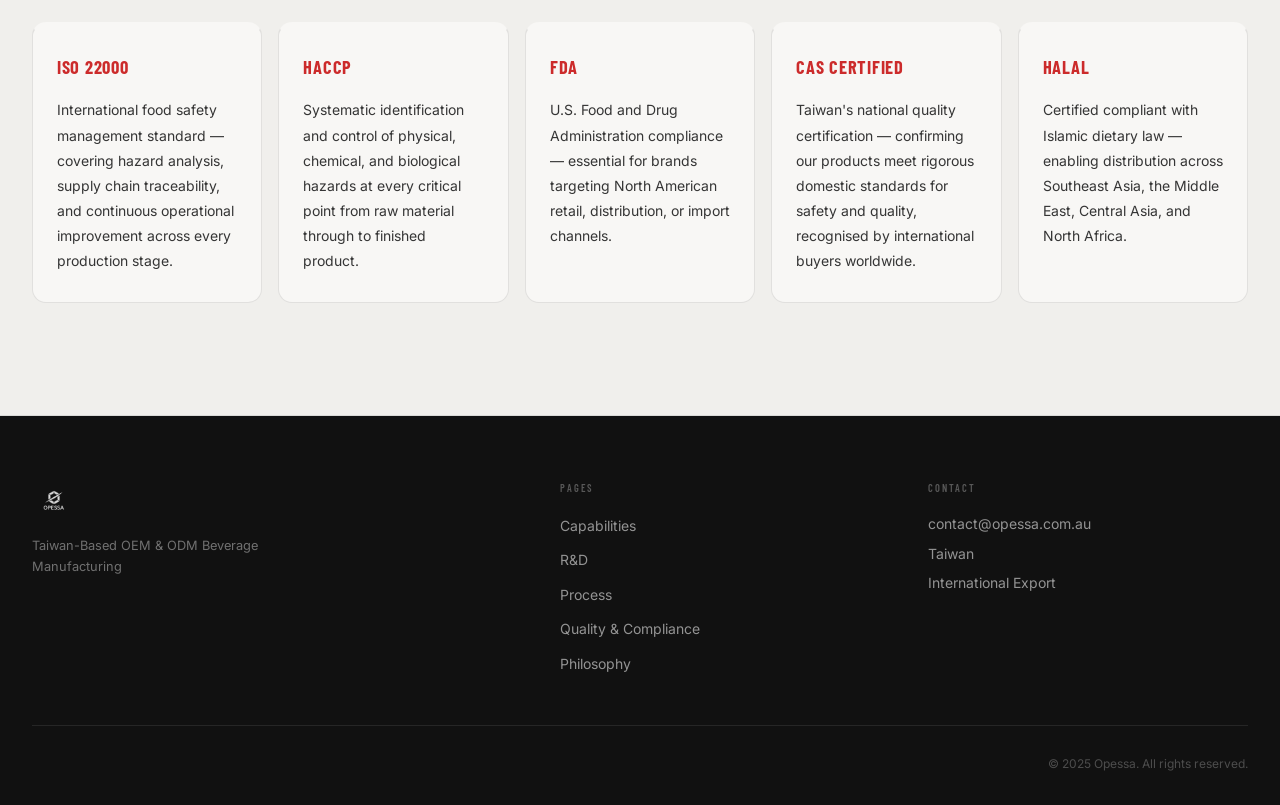
<file: quality.html>
<!DOCTYPE html>
<html lang="en">
<head>
  <meta charset="UTF-8">
  <meta name="viewport" content="width=device-width, initial-scale=1.0">
  <title>Quality &amp; Compliance — Opessa</title>
  <meta name="description" content="Internationally certified manufacturing standards — ISO 22000, HACCP, FDA, CAS, and HALAL. Verified quality and compliance for global beverage distribution.">
  <link rel="icon" type="image/png" href="Opessa logo Red.png">
  <link rel="preconnect" href="https://fonts.googleapis.com">
  <link rel="preconnect" href="https://fonts.gstatic.com" crossorigin>
  <link href="https://fonts.googleapis.com/css2?family=Barlow+Condensed:wght@400;600;700&family=Inter:wght@300;400;500&display=swap" rel="stylesheet">
  <link rel="stylesheet" href="styles.css">
</head>
<body>

  <!-- NAV -->
  <nav id="nav">
    <div class="nav-inner">
      <a href="index.html" class="nav-logo">
        <img src="Opessa%20Logo.png" alt="Opessa">
      </a>
      <ul class="nav-links">
        <li><a href="capabilities.html">Capabilities</a></li>
        <li><a href="rd.html">R&amp;D</a></li>
        <li><a href="production-process.html">Process</a></li>
        <li><a href="quality.html">Quality &amp; Compliance</a></li>
        <li><a href="philosophy.html">Philosophy</a></li>
        <li><a href="index.html#contact" class="nav-cta">Contact Us</a></li>
      </ul>
      <button class="nav-menu-btn" id="menuBtn" aria-label="Menu">
        <span></span><span></span><span></span>
      </button>
    </div>
  </nav>

  <!-- MOBILE MENU -->
  <div class="mobile-menu" id="mobileMenu">
    <button class="mobile-close" id="menuClose" aria-label="Close">&#x2715;</button>
    <ul>
      <li><a href="capabilities.html" class="mobile-link">Capabilities</a></li>
      <li><a href="rd.html" class="mobile-link">R&amp;D</a></li>
      <li><a href="production-process.html" class="mobile-link">Process</a></li>
      <li><a href="quality.html" class="mobile-link">Quality &amp; Compliance</a></li>
      <li><a href="philosophy.html" class="mobile-link">Philosophy</a></li>
      <li><a href="index.html#contact" class="mobile-link">Contact</a></li>
    </ul>
  </div>

  <!-- PAGE HERO -->
  <section class="page-hero fade-section">
    <div class="container">
      <p class="section-label">Certifications</p>
      <h1 class="page-hero-title">Quality &amp;<br>Compliance</h1>
      <p class="page-hero-sub">Internationally recognised certifications that verify our manufacturing standards — giving global brands the compliance assurance they need to enter any market with confidence.</p>
    </div>
  </section>

  <!-- CERTIFICATIONS CONTENT -->
  <section id="certifications" class="fade-section" style="padding: var(--section-v) 0; background: var(--bg-2); border-top: 1px solid var(--border);">
    <div class="container">
      <div class="cert-top">
        <div class="cert-top-left">
          <p class="section-label">Standards We Hold</p>
          <h2>Verified Manufacturing Standards</h2>
          <p>Every product manufactured through our network is backed by internationally recognised quality management systems and certification standards — ensuring full compliance for global distribution across regulated and premium markets.</p>
          <p>Our manufacturing infrastructure holds certifications spanning food safety management, hazard control, U.S. regulatory compliance, Taiwan national quality standards, and Halal production requirements — providing verified assurance to international buyers and brand partners worldwide.</p>
        </div>
        <div class="cert-top-right">
          <div class="cert-video-wrap process-video-wrap">
            <video muted loop playsinline>
              <source src="https://vz-a13cd4b9-d40.b-cdn.net/9f0861f3-c33b-4e96-82da-aab2e0792443/play_720p.mp4" type="video/mp4">
            </video>
            <button class="video-audio-btn process-audio-btn" aria-label="Toggle audio">
              <svg class="icon-muted" viewBox="0 0 24 24" fill="none" stroke="currentColor" stroke-width="2" stroke-linecap="round" stroke-linejoin="round"><polygon points="11 5 6 9 2 9 2 15 6 15 11 19 11 5"/><line x1="23" y1="9" x2="17" y2="15"/><line x1="17" y1="9" x2="23" y2="15"/></svg>
              <svg class="icon-sound" viewBox="0 0 24 24" fill="none" stroke="currentColor" stroke-width="2" stroke-linecap="round" stroke-linejoin="round"><polygon points="11 5 6 9 2 9 2 15 6 15 11 19 11 5"/><path d="M19.07 4.93a10 10 0 0 1 0 14.14"/><path d="M15.54 8.46a5 5 0 0 1 0 7.07"/></svg>
            </button>
          </div>
        </div>
      </div>

      <div class="cert-badges-wrap">
        <img src="Quality%20Assurance.png" alt="ISO 22000, HACCP, FDA, CAS, HALAL Certifications">
      </div>

      <div class="cert-grid" data-stagger-wrap>
        <div class="cert-card" data-stagger>
          <h3>ISO 22000</h3>
          <p>International food safety management standard — covering hazard analysis, supply chain traceability, and continuous operational improvement across every production stage.</p>
        </div>
        <div class="cert-card" data-stagger>
          <h3>HACCP</h3>
          <p>Systematic identification and control of physical, chemical, and biological hazards at every critical point from raw material through to finished product.</p>
        </div>
        <div class="cert-card" data-stagger>
          <h3>FDA</h3>
          <p>U.S. Food and Drug Administration compliance — essential for brands targeting North American retail, distribution, or import channels.</p>
        </div>
        <div class="cert-card" data-stagger>
          <h3>CAS Certified</h3>
          <p>Taiwan's national quality certification — confirming our products meet rigorous domestic standards for safety and quality, recognised by international buyers worldwide.</p>
        </div>
        <div class="cert-card" data-stagger>
          <h3>HALAL</h3>
          <p>Certified compliant with Islamic dietary law — enabling distribution across Southeast Asia, the Middle East, Central Asia, and North Africa.</p>
        </div>
      </div>
    </div>
  </section>

  <!-- FOOTER -->
  <footer>
    <div class="container">
      <div class="footer-main">
        <div class="footer-col footer-brand">
          <img src="Opessa%20Logo.png" alt="Opessa" class="footer-logo">
          <p class="footer-brand-desc">Taiwan-Based OEM &amp; ODM Beverage Manufacturing</p>
        </div>
        <div class="footer-col">
          <p class="footer-col-title">Pages</p>
          <ul class="footer-nav-list">
            <li><a href="capabilities.html">Capabilities</a></li>
            <li><a href="rd.html">R&amp;D</a></li>
            <li><a href="production-process.html">Process</a></li>
            <li><a href="quality.html">Quality &amp; Compliance</a></li>
            <li><a href="philosophy.html">Philosophy</a></li>
          </ul>
        </div>
        <div class="footer-col">
          <p class="footer-col-title">Contact</p>
          <p class="footer-contact-item">contact@opessa.com.au</p>
          <p class="footer-contact-item">Taiwan</p>
          <p class="footer-contact-item">International Export</p>
        </div>
      </div>
      <div class="footer-bottom">
        <p>&copy; 2025 Opessa. All rights reserved.</p>
      </div>
    </div>
  </footer>

  <script src="script.js"></script>
  <script>
    document.querySelectorAll('.nav-links a:not(.nav-cta)').forEach(function(link) {
      if (link.getAttribute('href') === 'quality.html') link.classList.add('nav-active');
    });
  </script>
</body>
</html>
</file>
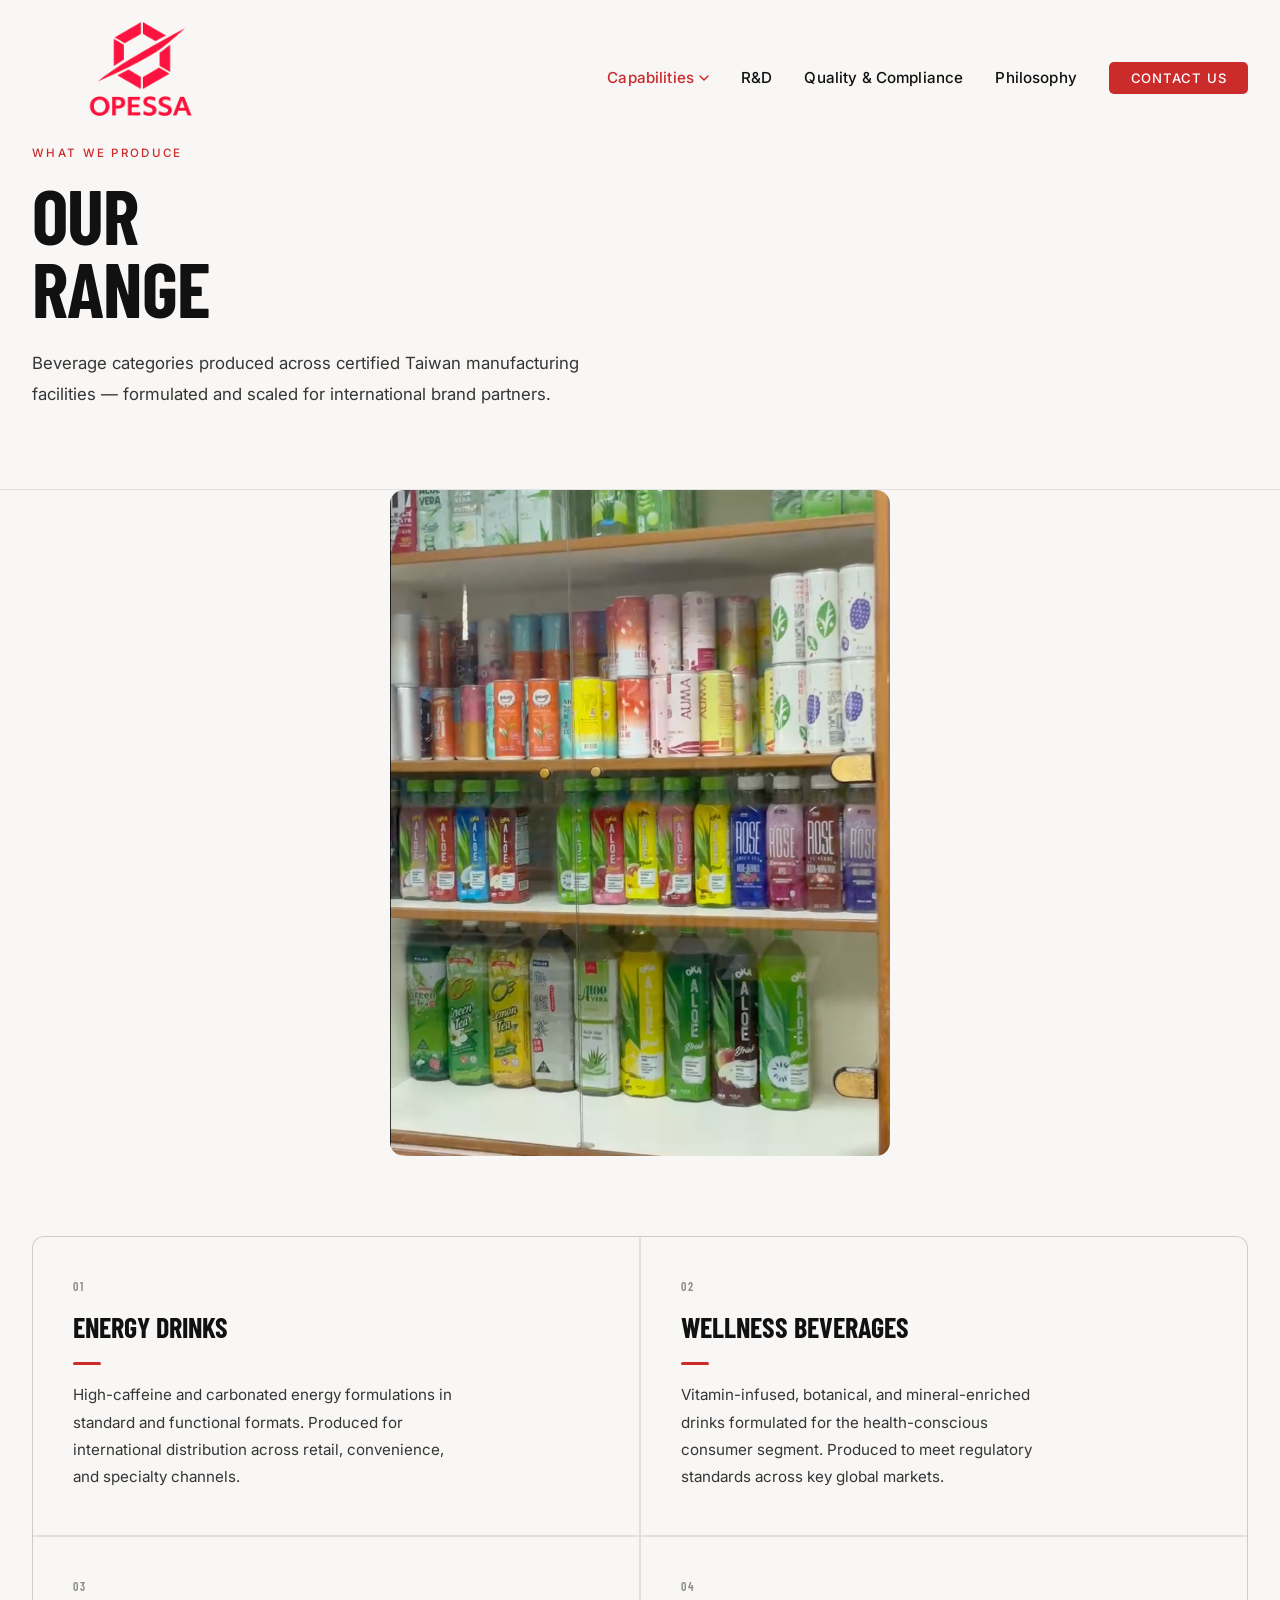
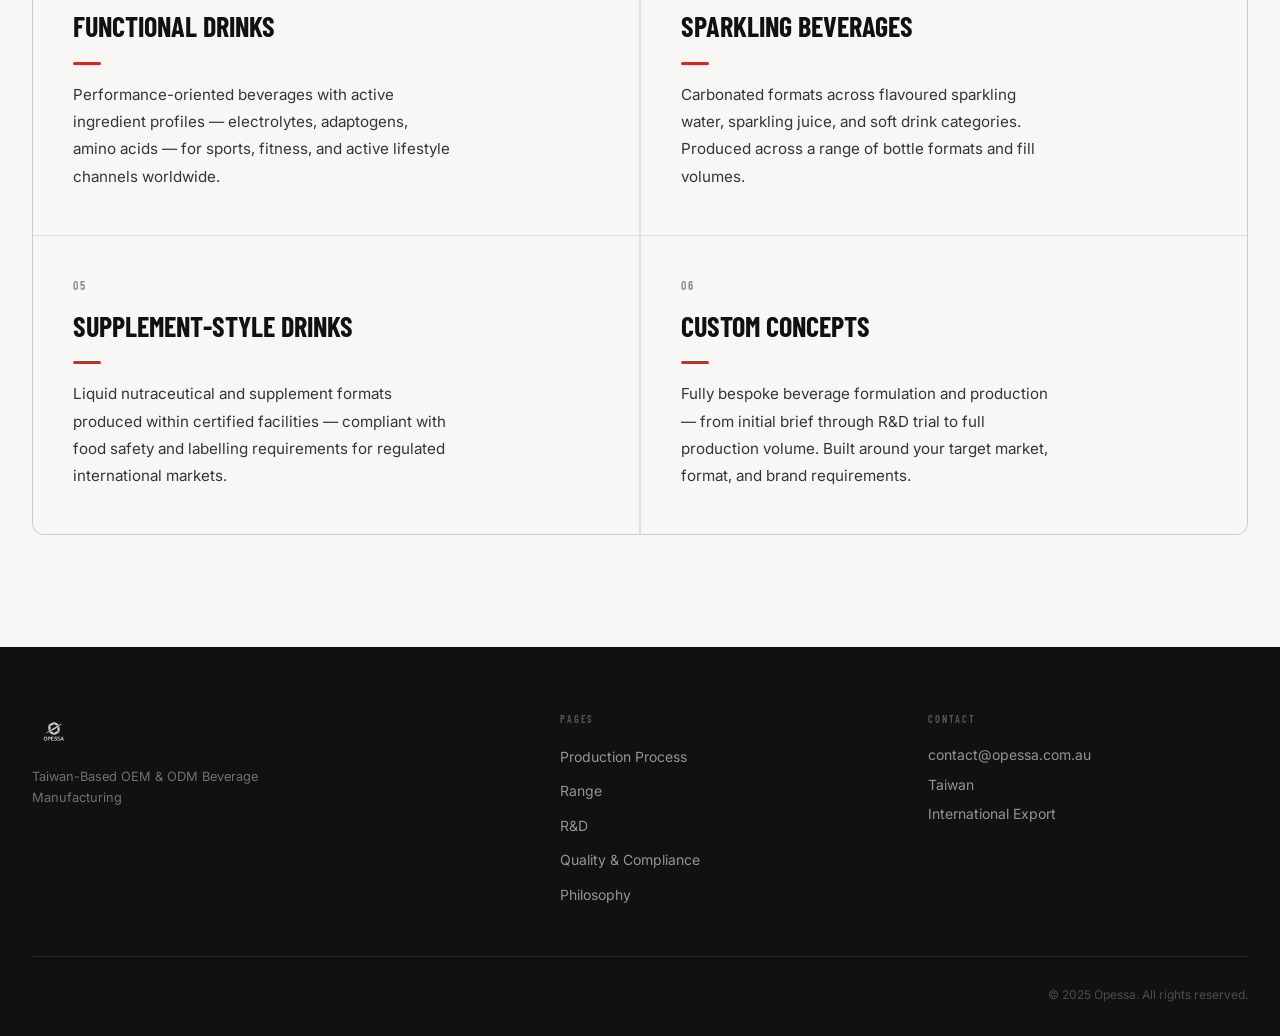
<file: range.html>
<!DOCTYPE html>
<html lang="en">
<head>
  <meta charset="UTF-8">
  <meta name="viewport" content="width=device-width, initial-scale=1.0">
  <title>Product Range — Opessa</title>
  <meta name="description" content="Opessa's beverage production range — energy drinks, wellness beverages, functional drinks, sparkling beverages, supplement-style drinks, and custom concepts. Taiwan-based OEM manufacturing.">
  <link rel="icon" type="image/png" href="Opessa logo Red.png">
  <link rel="preconnect" href="https://fonts.googleapis.com">
  <link rel="preconnect" href="https://fonts.gstatic.com" crossorigin>
  <link href="https://fonts.googleapis.com/css2?family=Barlow+Condensed:wght@400;600;700&family=Inter:wght@300;400;500&display=swap" rel="stylesheet">
  <link rel="stylesheet" href="styles.css">
</head>
<body>

  <!-- NAV -->
  <nav id="nav">
    <div class="nav-inner">
      <a href="index.html" class="nav-logo">
        <img src="Opessa%20Logo.png" alt="Opessa">
      </a>
      <ul class="nav-links">
        <li class="nav-has-dropdown">
          <button class="nav-dropdown-btn nav-active">
            Capabilities
            <svg class="nav-dropdown-arrow" width="10" height="6" viewBox="0 0 10 6" fill="none" aria-hidden="true">
              <path d="M1 1L5 5L9 1" stroke="currentColor" stroke-width="1.5" stroke-linecap="round" stroke-linejoin="round"/>
            </svg>
          </button>
          <ul class="nav-dropdown-list">
            <li><a href="production-process.html">Production Process</a></li>
            <li><a href="range.html">Range</a></li>
          </ul>
        </li>
        <li><a href="rd.html">R&amp;D</a></li>
        <li><a href="quality.html">Quality &amp; Compliance</a></li>
        <li><a href="philosophy.html">Philosophy</a></li>
        <li><a href="index.html#contact" class="nav-cta">Contact Us</a></li>
      </ul>
      <button class="nav-menu-btn" id="menuBtn" aria-label="Menu">
        <span></span><span></span><span></span>
      </button>
    </div>
  </nav>

  <!-- MOBILE MENU -->
  <div class="mobile-menu" id="mobileMenu">
    <button class="mobile-close" id="menuClose" aria-label="Close">&#x2715;</button>
    <ul>
      <li><a href="production-process.html" class="mobile-link">Production Process</a></li>
      <li><a href="range.html" class="mobile-link">Range</a></li>
      <li><a href="rd.html" class="mobile-link">R&amp;D</a></li>
      <li><a href="quality.html" class="mobile-link">Quality &amp; Compliance</a></li>
      <li><a href="philosophy.html" class="mobile-link">Philosophy</a></li>
      <li><a href="index.html#contact" class="mobile-link">Contact</a></li>
    </ul>
  </div>

  <!-- PAGE HERO -->
  <section class="page-hero fade-section">
    <div class="container">
      <p class="section-label">What We Produce</p>
      <h1 class="page-hero-title">Our<br>Range</h1>
      <p class="page-hero-sub">Beverage categories produced across certified Taiwan manufacturing facilities — formulated and scaled for international brand partners.</p>
    </div>
  </section>

  <!-- RANGE VISUAL -->
  <div class="range-visual fade-section">
    <div class="range-visual-inner">
      <img src="drinks-range.png" alt="Opessa beverage product range" loading="lazy">
    </div>
  </div>

  <!-- RANGE GRID -->
  <section class="fade-section" style="padding: 0 0 var(--section-v);">
    <div class="container">
      <div class="range-grid">

        <div class="range-card">
          <div class="range-card-num">01</div>
          <div class="range-card-name">Energy Drinks</div>
          <div class="range-card-accent"></div>
          <p class="range-card-desc">High-caffeine and carbonated energy formulations in standard and functional formats. Produced for international distribution across retail, convenience, and specialty channels.</p>
        </div>

        <div class="range-card">
          <div class="range-card-num">02</div>
          <div class="range-card-name">Wellness Beverages</div>
          <div class="range-card-accent"></div>
          <p class="range-card-desc">Vitamin-infused, botanical, and mineral-enriched drinks formulated for the health-conscious consumer segment. Produced to meet regulatory standards across key global markets.</p>
        </div>

        <div class="range-card">
          <div class="range-card-num">03</div>
          <div class="range-card-name">Functional Drinks</div>
          <div class="range-card-accent"></div>
          <p class="range-card-desc">Performance-oriented beverages with active ingredient profiles — electrolytes, adaptogens, amino acids — for sports, fitness, and active lifestyle channels worldwide.</p>
        </div>

        <div class="range-card">
          <div class="range-card-num">04</div>
          <div class="range-card-name">Sparkling Beverages</div>
          <div class="range-card-accent"></div>
          <p class="range-card-desc">Carbonated formats across flavoured sparkling water, sparkling juice, and soft drink categories. Produced across a range of bottle formats and fill volumes.</p>
        </div>

        <div class="range-card">
          <div class="range-card-num">05</div>
          <div class="range-card-name">Supplement&#8209;Style Drinks</div>
          <div class="range-card-accent"></div>
          <p class="range-card-desc">Liquid nutraceutical and supplement formats produced within certified facilities — compliant with food safety and labelling requirements for regulated international markets.</p>
        </div>

        <div class="range-card">
          <div class="range-card-num">06</div>
          <div class="range-card-name">Custom Concepts</div>
          <div class="range-card-accent"></div>
          <p class="range-card-desc">Fully bespoke beverage formulation and production — from initial brief through R&D trial to full production volume. Built around your target market, format, and brand requirements.</p>
        </div>

      </div>
    </div>
  </section>

  <!-- FOOTER -->
  <footer>
    <div class="container">
      <div class="footer-main">
        <div class="footer-col footer-brand">
          <img src="Opessa%20Logo.png" alt="Opessa" class="footer-logo">
          <p class="footer-brand-desc">Taiwan-Based OEM &amp; ODM Beverage Manufacturing</p>
        </div>
        <div class="footer-col">
          <p class="footer-col-title">Pages</p>
          <ul class="footer-nav-list">
            <li><a href="production-process.html">Production Process</a></li>
            <li><a href="range.html">Range</a></li>
            <li><a href="rd.html">R&amp;D</a></li>
            <li><a href="quality.html">Quality &amp; Compliance</a></li>
            <li><a href="philosophy.html">Philosophy</a></li>
          </ul>
        </div>
        <div class="footer-col">
          <p class="footer-col-title">Contact</p>
          <p class="footer-contact-item">contact@opessa.com.au</p>
          <p class="footer-contact-item">Taiwan</p>
          <p class="footer-contact-item">International Export</p>
        </div>
      </div>
      <div class="footer-bottom">
        <p>&copy; 2025 Opessa. All rights reserved.</p>
      </div>
    </div>
  </footer>

  <script src="script.js"></script>
</body>
</html>
</file>
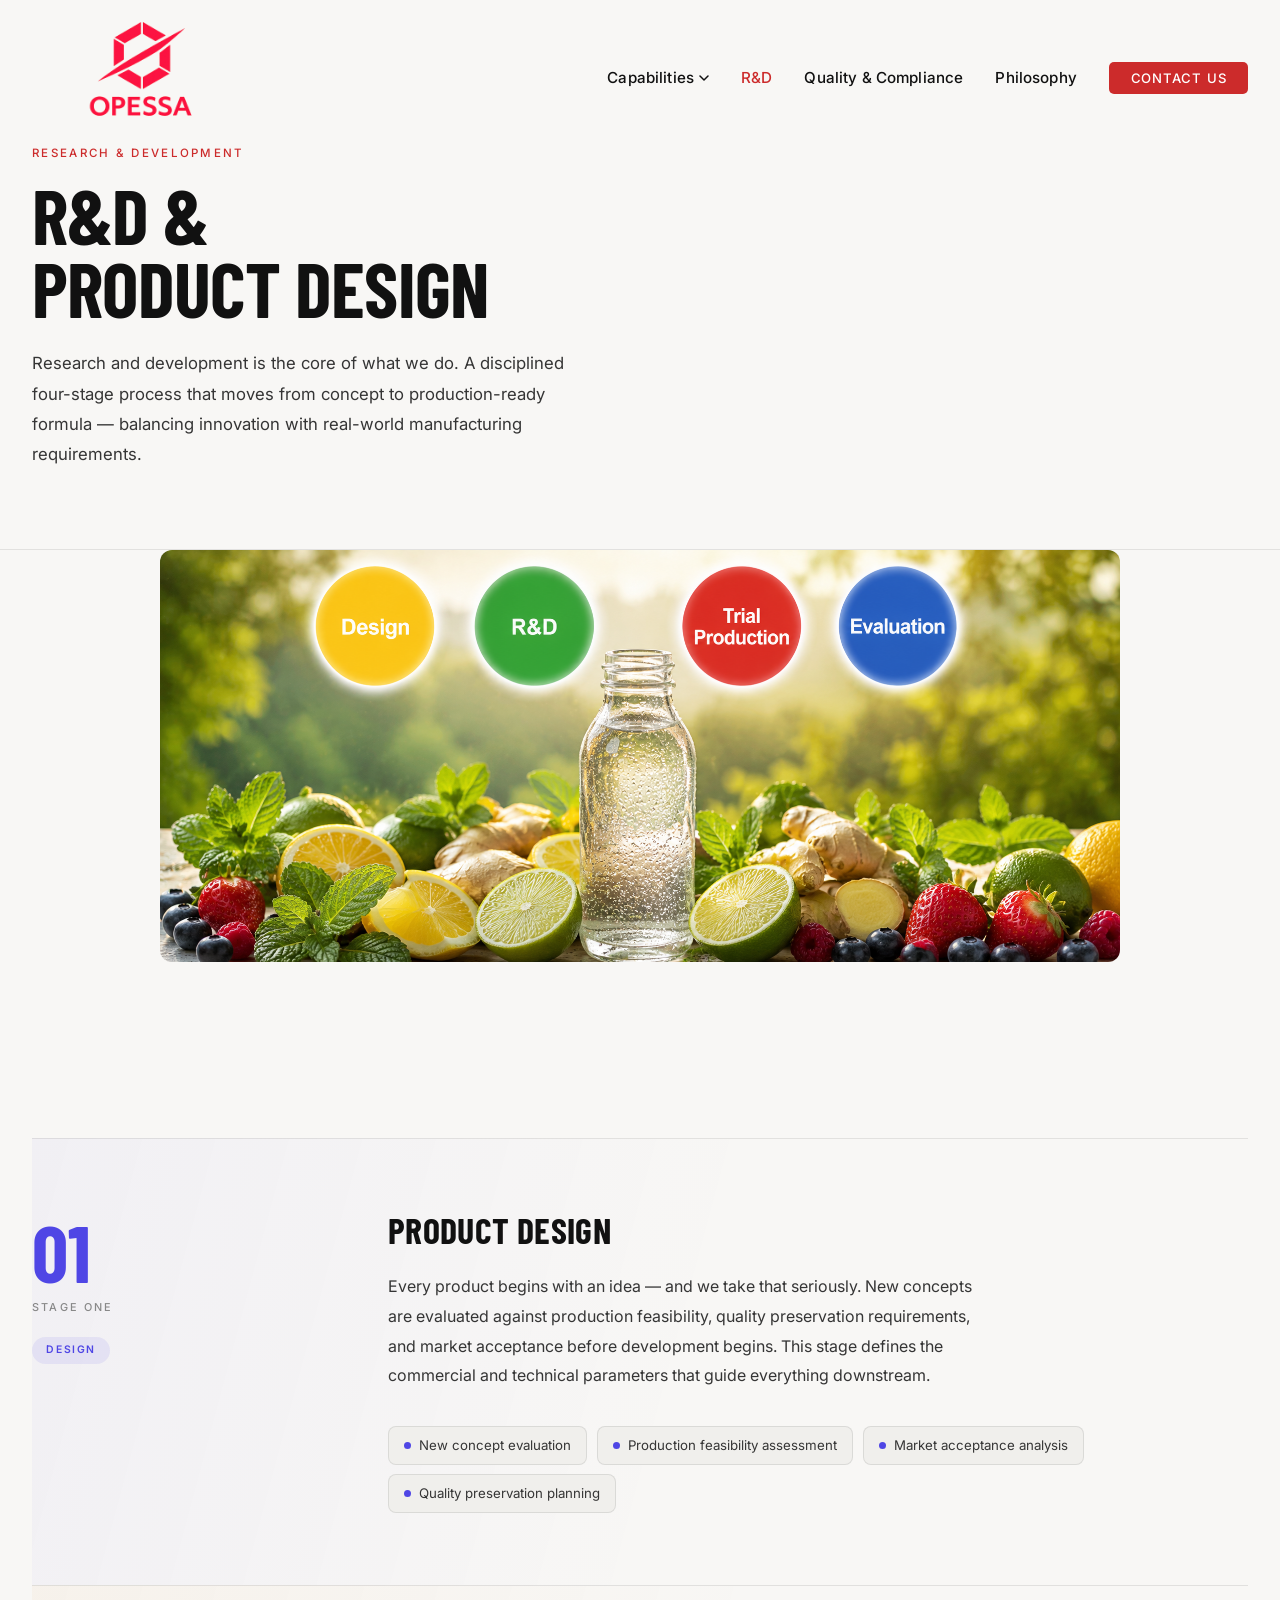
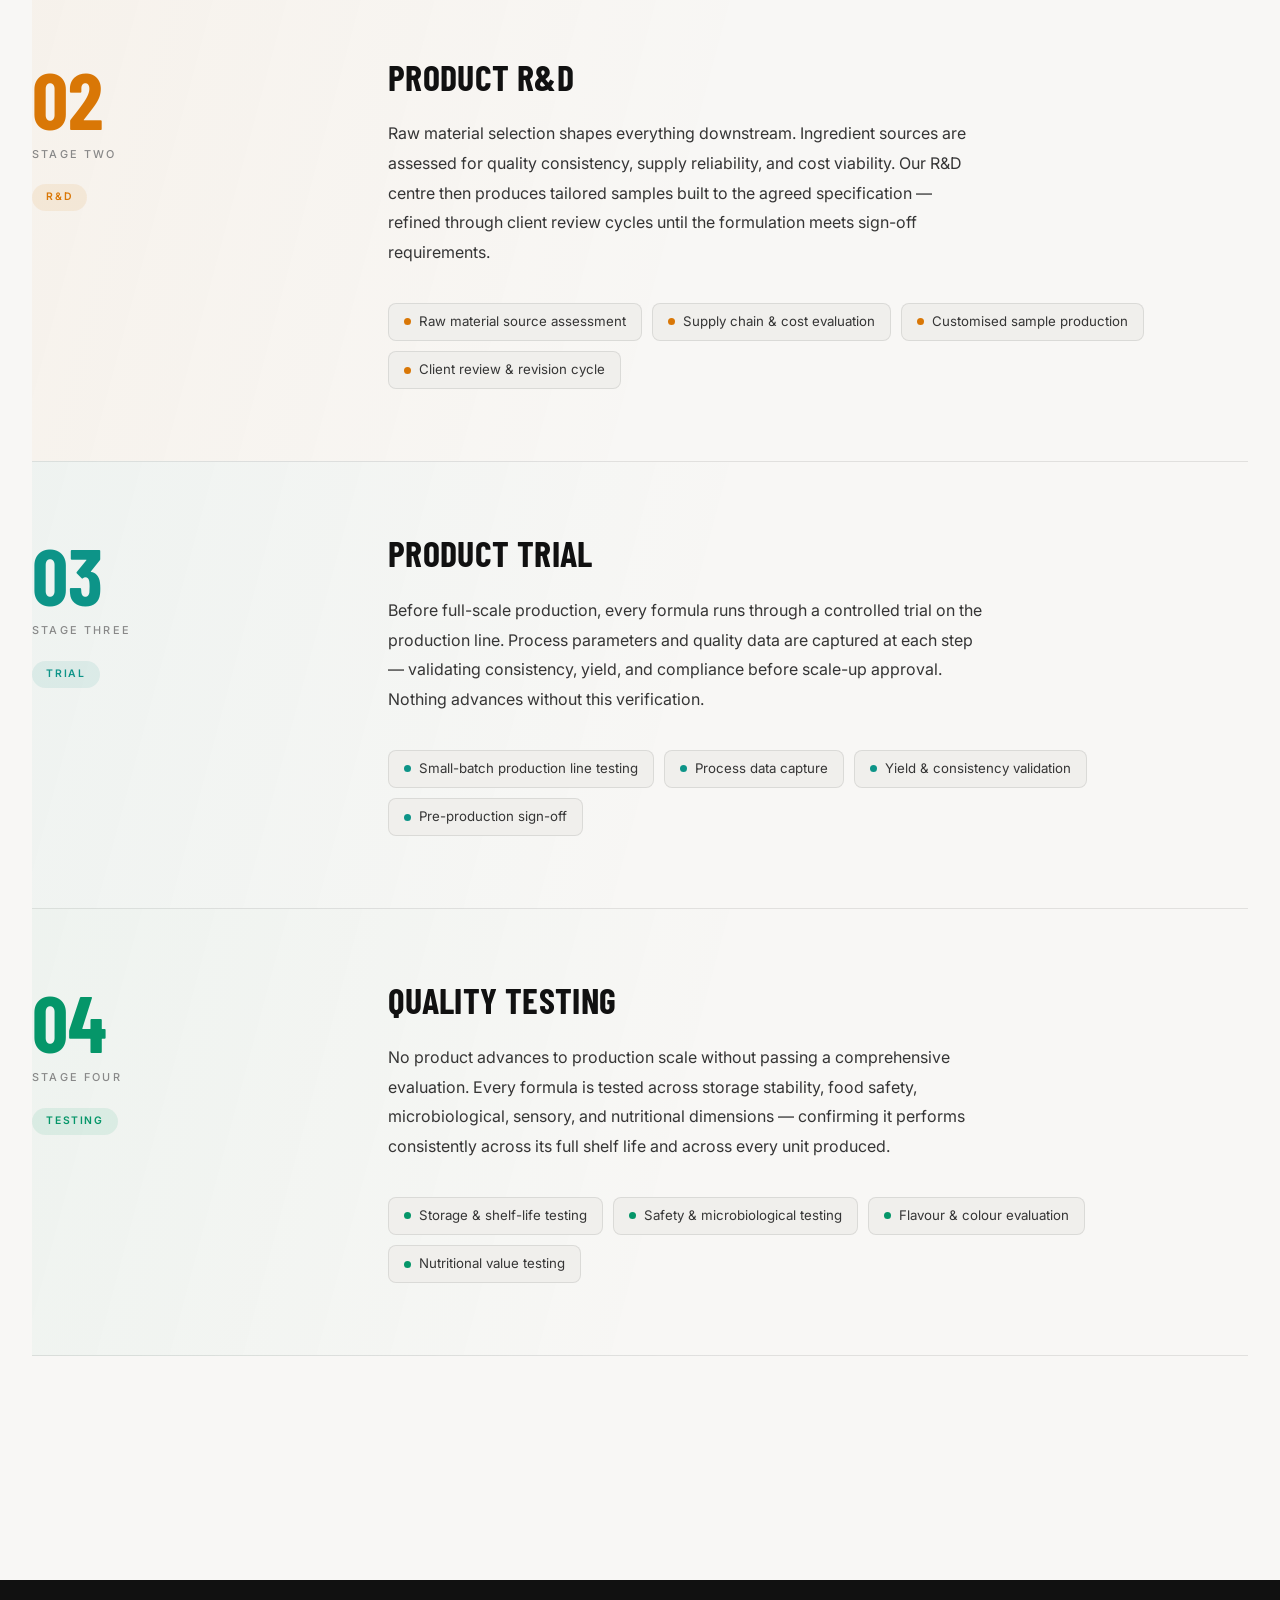
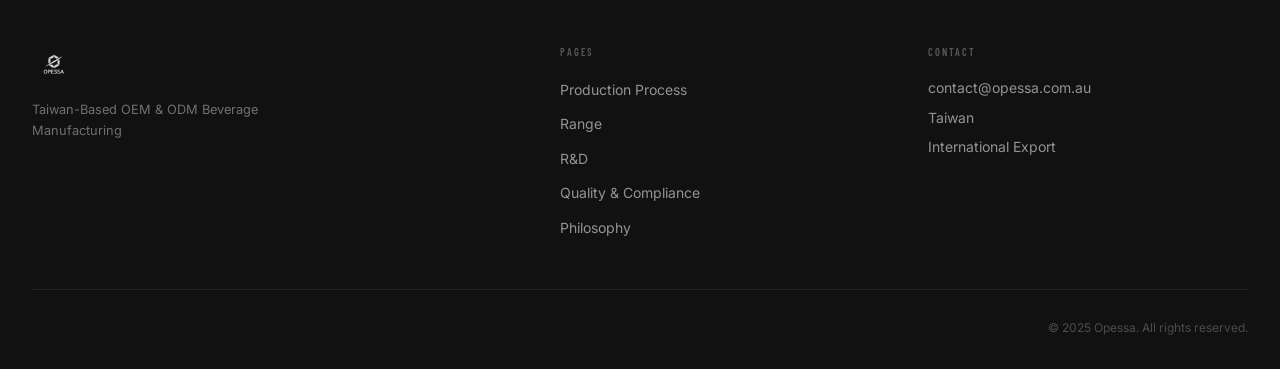
<file: rd.html>
<!DOCTYPE html>
<html lang="en">
<head>
  <meta charset="UTF-8">
  <meta name="viewport" content="width=device-width, initial-scale=1.0">
  <title>R&D &amp; Product Design — Opessa</title>
  <meta name="description" content="From initial concept and product trials to rigorous quality testing — how Opessa's R&D process transforms ideas into market-ready beverages.">
  <link rel="icon" type="image/png" href="Opessa logo Red.png">
  <link rel="preconnect" href="https://fonts.googleapis.com">
  <link rel="preconnect" href="https://fonts.gstatic.com" crossorigin>
  <link href="https://fonts.googleapis.com/css2?family=Barlow+Condensed:wght@400;600;700&family=Inter:wght@300;400;500&display=swap" rel="stylesheet">
  <link rel="stylesheet" href="styles.css">
</head>
<body>

  <!-- NAV -->
  <nav id="nav">
    <div class="nav-inner">
      <a href="index.html" class="nav-logo">
        <img src="Opessa%20Logo.png" alt="Opessa">
      </a>
      <ul class="nav-links">
        <li class="nav-has-dropdown">
          <button class="nav-dropdown-btn">
            Capabilities
            <svg class="nav-dropdown-arrow" width="10" height="6" viewBox="0 0 10 6" fill="none" aria-hidden="true">
              <path d="M1 1L5 5L9 1" stroke="currentColor" stroke-width="1.5" stroke-linecap="round" stroke-linejoin="round"/>
            </svg>
          </button>
          <ul class="nav-dropdown-list">
            <li><a href="production-process.html">Production Process</a></li>
            <li><a href="range.html">Range</a></li>
          </ul>
        </li>
        <li><a href="rd.html">R&amp;D</a></li>
        <li><a href="quality.html">Quality &amp; Compliance</a></li>
        <li><a href="philosophy.html">Philosophy</a></li>
        <li><a href="index.html#contact" class="nav-cta">Contact Us</a></li>
      </ul>
      <button class="nav-menu-btn" id="menuBtn" aria-label="Menu">
        <span></span><span></span><span></span>
      </button>
    </div>
  </nav>

  <!-- MOBILE MENU -->
  <div class="mobile-menu" id="mobileMenu">
    <button class="mobile-close" id="menuClose" aria-label="Close">&#x2715;</button>
    <ul>
      <li><a href="production-process.html" class="mobile-link">Production Process</a></li>
      <li><a href="range.html" class="mobile-link">Range</a></li>
      <li><a href="rd.html" class="mobile-link">R&amp;D</a></li>
      <li><a href="quality.html" class="mobile-link">Quality &amp; Compliance</a></li>
      <li><a href="philosophy.html" class="mobile-link">Philosophy</a></li>
      <li><a href="index.html#contact" class="mobile-link">Contact</a></li>
    </ul>
  </div>

  <!-- PAGE HERO -->
  <section class="page-hero fade-section">
    <div class="container">
      <p class="section-label">Research &amp; Development</p>
      <h1 class="page-hero-title">R&amp;D &amp;<br>Product Design</h1>
      <p class="page-hero-sub">Research and development is the core of what we do. A disciplined four-stage process that moves from concept to production-ready formula — balancing innovation with real-world manufacturing requirements.</p>
    </div>
  </section>

  <!-- R&D VISUAL -->
  <div class="fade-section" style="padding: 0 2rem 4rem; display: flex; justify-content: center;">
    <img src="rd-visual.png" alt="R&D process — design, development, trial, evaluation" style="width: 100%; max-width: 960px; border-radius: 12px; display: block;">
  </div>

  <!-- R&D STAGES -->
  <section class="rd-section">
    <div class="container">

      <!-- STAGE 01: Product Design -->
      <div class="rd-stage fade-section" style="--rd-clr: #4f46e5; --rd-bg: rgba(79, 70, 229, 0.09); background: linear-gradient(105deg, rgba(79, 70, 229, 0.04) 0%, transparent 55%);">
        <div class="rd-stage-inner">
          <div class="rd-stage-left">
            <div class="rd-stage-num">01</div>
            <div class="rd-stage-label-text">Stage One</div>
            <span class="rd-stage-tag">Design</span>
          </div>
          <div class="rd-stage-right">
            <h3>Product Design</h3>
            <p>Every product begins with an idea — and we take that seriously. New concepts are evaluated against production feasibility, quality preservation requirements, and market acceptance before development begins. This stage defines the commercial and technical parameters that guide everything downstream.</p>
            <div class="rd-points">
              <span class="rd-point">New concept evaluation</span>
              <span class="rd-point">Production feasibility assessment</span>
              <span class="rd-point">Market acceptance analysis</span>
              <span class="rd-point">Quality preservation planning</span>
            </div>
          </div>
        </div>
      </div>

      <!-- STAGE 02: Product R&D -->
      <div class="rd-stage fade-section" style="--rd-clr: #d97706; --rd-bg: rgba(217, 119, 6, 0.09); background: linear-gradient(105deg, rgba(217, 119, 6, 0.04) 0%, transparent 55%);">
        <div class="rd-stage-inner">
          <div class="rd-stage-left">
            <div class="rd-stage-num">02</div>
            <div class="rd-stage-label-text">Stage Two</div>
            <span class="rd-stage-tag">R&amp;D</span>
          </div>
          <div class="rd-stage-right">
            <h3>Product R&amp;D</h3>
            <p>Raw material selection shapes everything downstream. Ingredient sources are assessed for quality consistency, supply reliability, and cost viability. Our R&D centre then produces tailored samples built to the agreed specification — refined through client review cycles until the formulation meets sign-off requirements.</p>
            <div class="rd-points">
              <span class="rd-point">Raw material source assessment</span>
              <span class="rd-point">Supply chain &amp; cost evaluation</span>
              <span class="rd-point">Customised sample production</span>
              <span class="rd-point">Client review &amp; revision cycle</span>
            </div>
          </div>
        </div>
      </div>

      <!-- STAGE 03: Product Trial -->
      <div class="rd-stage fade-section" style="--rd-clr: #0d9488; --rd-bg: rgba(13, 148, 136, 0.09); background: linear-gradient(105deg, rgba(13, 148, 136, 0.04) 0%, transparent 55%);">
        <div class="rd-stage-inner">
          <div class="rd-stage-left">
            <div class="rd-stage-num">03</div>
            <div class="rd-stage-label-text">Stage Three</div>
            <span class="rd-stage-tag">Trial</span>
          </div>
          <div class="rd-stage-right">
            <h3>Product Trial</h3>
            <p>Before full-scale production, every formula runs through a controlled trial on the production line. Process parameters and quality data are captured at each step — validating consistency, yield, and compliance before scale-up approval. Nothing advances without this verification.</p>
            <div class="rd-points">
              <span class="rd-point">Small-batch production line testing</span>
              <span class="rd-point">Process data capture</span>
              <span class="rd-point">Yield &amp; consistency validation</span>
              <span class="rd-point">Pre-production sign-off</span>
            </div>
          </div>
        </div>
      </div>

      <!-- STAGE 04: Quality Testing -->
      <div class="rd-stage fade-section" style="--rd-clr: #059669; --rd-bg: rgba(5, 150, 105, 0.09); background: linear-gradient(105deg, rgba(5, 150, 105, 0.04) 0%, transparent 55%);">
        <div class="rd-stage-inner">
          <div class="rd-stage-left">
            <div class="rd-stage-num">04</div>
            <div class="rd-stage-label-text">Stage Four</div>
            <span class="rd-stage-tag">Testing</span>
          </div>
          <div class="rd-stage-right">
            <h3>Quality Testing</h3>
            <p>No product advances to production scale without passing a comprehensive evaluation. Every formula is tested across storage stability, food safety, microbiological, sensory, and nutritional dimensions — confirming it performs consistently across its full shelf life and across every unit produced.</p>
            <div class="rd-points">
              <span class="rd-point">Storage &amp; shelf-life testing</span>
              <span class="rd-point">Safety &amp; microbiological testing</span>
              <span class="rd-point">Flavour &amp; colour evaluation</span>
              <span class="rd-point">Nutritional value testing</span>
            </div>
          </div>
        </div>
      </div>

    </div>
  </section>

  <!-- FOOTER -->
  <footer>
    <div class="container">
      <div class="footer-main">
        <div class="footer-col footer-brand">
          <img src="Opessa%20Logo.png" alt="Opessa" class="footer-logo">
          <p class="footer-brand-desc">Taiwan-Based OEM &amp; ODM Beverage Manufacturing</p>
        </div>
        <div class="footer-col">
          <p class="footer-col-title">Pages</p>
          <ul class="footer-nav-list">
            <li><a href="production-process.html">Production Process</a></li>
            <li><a href="range.html">Range</a></li>
            <li><a href="rd.html">R&amp;D</a></li>
            <li><a href="quality.html">Quality &amp; Compliance</a></li>
            <li><a href="philosophy.html">Philosophy</a></li>
          </ul>
        </div>
        <div class="footer-col">
          <p class="footer-col-title">Contact</p>
          <p class="footer-contact-item">contact@opessa.com.au</p>
          <p class="footer-contact-item">Taiwan</p>
          <p class="footer-contact-item">International Export</p>
        </div>
      </div>
      <div class="footer-bottom">
        <p>&copy; 2025 Opessa. All rights reserved.</p>
      </div>
    </div>
  </footer>

  <script src="script.js"></script>
  <script>
    document.querySelectorAll('.nav-links a:not(.nav-cta)').forEach(function(link) {
      if (link.getAttribute('href') === 'rd.html') link.classList.add('nav-active');
    });
  </script>
</body>
</html>
</file>
<file: styles.css>
/* ============================================================
   OPESSA — STYLES (LIGHT THEME)
   ============================================================ */

*, *::before, *::after {
  box-sizing: border-box;
  margin: 0;
  padding: 0;
}

:root {
  --bg:           #f8f7f5;
  --bg-2:         #f0efec;
  --bg-3:         #e8e7e3;
  --text:         #111111;
  --text-sec:     #353535;   /* darker — was #5a5a5a */
  --text-muted:   #888888;
  --accent:       #cc2b2b;   /* Opessa red */
  --accent-dark:  #aa2020;
  --border:       rgba(0, 0, 0, 0.09);
  --border-med:   rgba(0, 0, 0, 0.15);

  --radius:       14px;
  --radius-sm:    8px;
  --radius-xs:    5px;

  --font-display: 'Barlow Condensed', sans-serif;
  --font-body:    'Inter', sans-serif;

  --container:    1280px;
  --pad:          2rem;
  --section-v:    7rem;
}

html { scroll-behavior: smooth; }

body {
  background: var(--bg);
  color: var(--text);
  font-family: var(--font-body);
  font-size: 16px;
  line-height: 1.6;
  overflow-x: hidden;
  -webkit-font-smoothing: antialiased;
  -moz-osx-font-smoothing: grayscale;
}

/* ============================================================
   UTILITIES
   ============================================================ */

.container {
  max-width: var(--container);
  margin: 0 auto;
  padding: 0 var(--pad);
}

/* Section labels — red, bold brand presence */
.section-label {
  display: block;
  font-size: 0.72rem;
  letter-spacing: 0.2em;
  text-transform: uppercase;
  color: var(--accent);
  margin-bottom: 1rem;
  font-weight: 500;
}

.section-header { margin-bottom: 3.5rem; }

.section-header h2 {
  font-family: var(--font-display);
  font-size: clamp(2.2rem, 4vw, 3.5rem);
  font-weight: 700;
  text-transform: uppercase;
  letter-spacing: 0.01em;
  line-height: 1.05;
  color: var(--text);
}

/* Fade-in on scroll */
.fade-section {
  opacity: 0;
  transform: translateY(20px);
  transition: opacity 0.65s ease, transform 0.65s ease;
}
.fade-section.visible {
  opacity: 1;
  transform: translateY(0);
}

/* Stagger children */
[data-stagger] {
  opacity: 0;
  transform: translateY(16px);
  transition: opacity 0.45s ease, transform 0.45s ease;
}
[data-stagger].stagger-in {
  opacity: 1;
  transform: none;
}

/* Buttons */
.btn-primary {
  display: inline-block;
  background: var(--accent);
  color: #fff;
  text-decoration: none;
  padding: 0.9rem 2.2rem;
  font-size: 0.82rem;
  letter-spacing: 0.1em;
  text-transform: uppercase;
  font-family: var(--font-body);
  font-weight: 500;
  border-radius: var(--radius-sm);
  transition: background 0.2s;
  margin-top: 2rem;
  align-self: flex-start;
}
.btn-primary:hover { background: var(--accent-dark); }

.btn-outline {
  display: inline-block;
  border: 1.5px solid var(--border-med);
  color: var(--text);
  text-decoration: none;
  padding: 0.82rem 2rem;
  font-size: 0.8rem;
  letter-spacing: 0.1em;
  text-transform: uppercase;
  border-radius: var(--radius-sm);
  transition: background 0.2s, border-color 0.2s;
  margin-top: 2rem;
  font-weight: 500;
}
.btn-outline:hover {
  background: rgba(0, 0, 0, 0.05);
  border-color: rgba(0, 0, 0, 0.25);
}

/* ============================================================
   NAV
   ============================================================ */

#nav {
  position: fixed;
  top: 0; left: 0; right: 0;
  z-index: 100;
  padding: 0.8rem 0;
  transition: background 0.3s ease, box-shadow 0.3s ease, padding 0.3s ease;
}

#nav.scrolled {
  background: rgba(248, 247, 245, 0.96);
  backdrop-filter: blur(12px);
  -webkit-backdrop-filter: blur(12px);
  box-shadow: 0 1px 0 var(--border);
  padding: 0.5rem 0;
}

.nav-inner {
  max-width: var(--container);
  margin: 0 auto;
  padding: 0 var(--pad);
  display: flex;
  align-items: center;
  justify-content: space-between;
}

/* Logo — scale up large, negative margin crops the baked-in PNG whitespace */
.nav-logo img {
  height: 220px;
  width: auto;
  display: block;
  margin: -45px 0;
}

.nav-links {
  list-style: none;
  display: flex;
  align-items: center;
  gap: 2rem;
}

/* Nav links — strong, readable, full contrast */
.nav-links a {
  color: var(--text);
  text-decoration: none;
  font-size: 0.95rem;
  font-weight: 500;
  letter-spacing: 0.01em;
  transition: color 0.2s;
}
.nav-links a:hover { color: var(--accent); }

/* Contact CTA — red, stands out */
.nav-links .nav-cta {
  background: var(--accent);
  color: #fff;
  border: none;
  padding: 0.5rem 1.35rem;
  font-size: 0.82rem;
  letter-spacing: 0.06em;
  text-transform: uppercase;
  border-radius: var(--radius-xs);
  font-weight: 500;
  transition: background 0.2s;
}
.nav-links .nav-cta:hover {
  background: var(--accent-dark);
  color: #fff;
}

/* Hamburger */
.nav-menu-btn {
  display: none;
  flex-direction: column;
  gap: 5px;
  background: none;
  border: none;
  cursor: pointer;
  padding: 6px;
}
.nav-menu-btn span {
  display: block;
  width: 24px;
  height: 2px;
  background: var(--text);
  border-radius: 2px;
  transition: all 0.3s;
}
.nav-menu-btn.open span:nth-child(1) { transform: translateY(7px) rotate(45deg); }
.nav-menu-btn.open span:nth-child(2) { opacity: 0; }
.nav-menu-btn.open span:nth-child(3) { transform: translateY(-7px) rotate(-45deg); }

/* ============================================================
   MOBILE MENU
   ============================================================ */

.mobile-menu {
  position: fixed;
  inset: 0;
  background: var(--bg);
  z-index: 99;
  display: flex;
  align-items: center;
  justify-content: center;
  opacity: 0;
  pointer-events: none;
  transition: opacity 0.3s ease;
}
.mobile-menu.open { opacity: 1; pointer-events: all; }

.mobile-close {
  position: absolute;
  top: 1.5rem; right: 2rem;
  background: none;
  border: none;
  color: var(--text-muted);
  font-size: 1.4rem;
  cursor: pointer;
}

.mobile-menu ul { list-style: none; text-align: center; }
.mobile-menu ul li { margin: 1rem 0; }
.mobile-menu ul li a {
  color: var(--text);
  text-decoration: none;
  font-family: var(--font-display);
  font-size: clamp(2.2rem, 8vw, 3.5rem);
  font-weight: 700;
  letter-spacing: 0.04em;
  text-transform: uppercase;
  transition: color 0.2s;
}
.mobile-menu ul li a:hover { color: var(--accent); }

/* ============================================================
   HERO
   ============================================================ */

#hero {
  display: flex;
  align-items: stretch;
  min-height: 100vh;
  background: var(--bg);
  overflow: hidden;
}

.hero-content {
  flex: 1;
  display: flex;
  flex-direction: column;
  justify-content: center;
  padding: 10.5rem var(--pad) 5rem 4rem;
  max-width: 660px;
}

.hero-eyebrow {
  font-size: 0.72rem;
  letter-spacing: 0.2em;
  text-transform: uppercase;
  color: var(--accent);
  margin-bottom: 1.5rem;
  font-weight: 500;
}

.hero-headline {
  font-family: var(--font-display);
  font-size: clamp(4rem, 8vw, 8rem);
  font-weight: 700;
  line-height: 0.92;
  letter-spacing: -0.01em;
  text-transform: uppercase;
  color: var(--text);
  margin-bottom: 1.8rem;
}

.hero-sub {
  font-size: 1.05rem;
  color: var(--text-sec);
  max-width: 420px;
  line-height: 1.8;
  font-weight: 400;
}

/* Vertical video panel */
.hero-video-panel {
  width: calc(100vh * 9 / 16);
  max-width: 44vw;
  min-width: 260px;
  flex-shrink: 0;
  position: relative;
  overflow: hidden;
  background: #111;
}

.hero-video-panel video {
  position: absolute;
  top: 0; left: 0;
  width: 100%; height: 100%;
  object-fit: cover;
  display: block;
}

/* ── AUDIO TOGGLE BUTTONS ── */
.video-audio-btn {
  position: absolute;
  background: rgba(0, 0, 0, 0.58);
  border: none;
  color: #fff;
  cursor: pointer;
  display: flex;
  align-items: center;
  gap: 0.45rem;
  border-radius: 99px;
  transition: background 0.2s;
  z-index: 5;
  backdrop-filter: blur(4px);
}
.video-audio-btn:hover { background: rgba(0, 0, 0, 0.78); }

.video-audio-btn svg {
  width: 15px;
  height: 15px;
  flex-shrink: 0;
}

/* Hero audio button — prominent, bottom-left */
.hero-audio-btn {
  bottom: 1.5rem;
  left: 1.5rem;
  padding: 0.6rem 1.1rem 0.6rem 0.9rem;
  font-size: 0.72rem;
  letter-spacing: 0.07em;
  text-transform: uppercase;
  font-family: var(--font-body);
  font-weight: 500;
}

/* Hide the "sound on" icon by default (video starts muted) */
.hero-audio-btn .icon-sound { display: none; }

/* Process video audio buttons — small, top-right corner */
.process-audio-btn {
  top: 0.75rem;
  right: 0.75rem;
  padding: 0.42rem;
  width: 32px;
  height: 32px;
  justify-content: center;
}

.process-audio-btn .icon-sound { display: none; }

/* ============================================================
   STATS — red brand bar
   ============================================================ */

#stats {
  background: var(--accent);
  color: #fff;
  padding: 0;
}

.stats-row {
  display: flex;
  align-items: stretch;
}

.stat-item {
  flex: 1;
  display: flex;
  flex-direction: column;
  align-items: center;
  justify-content: center;
  padding: 2.5rem 2rem;
  gap: 0.35rem;
  text-align: center;
}

.stat-num {
  font-family: var(--font-display);
  font-size: clamp(1.6rem, 3vw, 2.5rem);
  font-weight: 700;
  text-transform: uppercase;
  letter-spacing: 0.02em;
  line-height: 1;
}

.stat-label {
  font-size: 0.7rem;
  letter-spacing: 0.16em;
  text-transform: uppercase;
  color: rgba(255, 255, 255, 0.65);
  font-weight: 400;
}

.stat-divider {
  width: 1px;
  background: rgba(255, 255, 255, 0.2);
  align-self: stretch;
  margin: 1.5rem 0;
}

/* ============================================================
   ABOUT
   ============================================================ */

#about {
  padding: var(--section-v) 0;
  border-top: 1px solid var(--border);
}

.about-grid {
  display: grid;
  grid-template-columns: 1.4fr 1fr;
  gap: 6rem;
  align-items: center;
}

.about-left h2 {
  font-family: var(--font-display);
  font-size: clamp(1.9rem, 3.2vw, 2.9rem);
  font-weight: 700;
  text-transform: uppercase;
  line-height: 1.06;
  color: var(--text);
}

/* Body text — darker, larger, clearly readable */
.about-desc {
  color: var(--text-sec);
  margin-bottom: 1.4rem;
  font-size: 1rem;
  line-height: 1.85;
  font-weight: 400;
}
.about-desc:last-of-type { margin-bottom: 0; }

/* ============================================================
   CERT STRIP
   ============================================================ */

#cert-strip {
  position: relative;
  padding: 5rem 0;
  overflow: hidden;
}

.cert-strip-bg {
  position: absolute;
  inset: 0;
}

.cert-strip-bg img {
  width: 100%;
  height: 100%;
  object-fit: cover;
  object-position: center 25%;
  display: block;
}

.cert-strip-overlay {
  position: absolute;
  inset: 0;
  background: rgba(8, 10, 20, 0.8);
}

.cert-strip-inner {
  position: relative;
  z-index: 1;
  text-align: center;
}

.cert-strip-label {
  font-size: 0.68rem;
  letter-spacing: 0.22em;
  text-transform: uppercase;
  color: rgba(255, 255, 255, 0.38);
  margin-bottom: 2rem;
  font-family: var(--font-display);
  font-weight: 600;
}

.cert-strip-badges {
  display: flex;
  flex-wrap: wrap;
  gap: 0.75rem;
  justify-content: center;
}

.cert-badge {
  font-family: var(--font-display);
  font-size: 1.1rem;
  font-weight: 600;
  letter-spacing: 0.1em;
  text-transform: uppercase;
  color: rgba(255, 255, 255, 0.88);
  border: 1px solid rgba(255, 255, 255, 0.18);
  padding: 0.65rem 1.5rem;
  border-radius: 3px;
  background: rgba(255, 255, 255, 0.05);
  transition: border-color 0.2s, background 0.2s;
}

.cert-badge:hover {
  border-color: rgba(255, 255, 255, 0.35);
  background: rgba(255, 255, 255, 0.09);
}

/* ============================================================
   TAIWAN
   ============================================================ */

#taiwan {
  padding: var(--section-v) 0;
  background: var(--bg-2);
  border-top: 1px solid var(--border);
  border-bottom: 1px solid var(--border);
}

.taiwan-label {
  color: var(--accent) !important;
}

.taiwan-grid {
  display: grid;
  grid-template-columns: 1fr 1fr;
  gap: 6rem;
  align-items: start;
}

.taiwan-left h2 {
  font-family: var(--font-display);
  font-size: clamp(3.5rem, 8vw, 7rem);
  font-weight: 700;
  text-transform: uppercase;
  line-height: 0.9;
  letter-spacing: -0.01em;
  color: var(--text);
  margin-bottom: 2rem;
}

.taiwan-left p {
  color: var(--text-sec);
  font-size: 1rem;
  line-height: 1.85;
  font-weight: 400;
  margin-bottom: 1.2rem;
}

.taiwan-left p:last-child { margin-bottom: 0; }

.taiwan-right {
  display: flex;
  flex-direction: column;
  gap: 2.5rem;
  padding-top: 0.5rem;
}

.taiwan-block {
  border-top: 1px solid var(--border);
  padding-top: 1.75rem;
}

.taiwan-block-label {
  font-size: 0.68rem;
  letter-spacing: 0.2em;
  text-transform: uppercase;
  color: var(--accent);
  margin-bottom: 1.2rem;
  font-weight: 500;
}

.taiwan-list {
  list-style: none;
  display: flex;
  flex-direction: column;
  gap: 0.6rem;
}

.taiwan-list li {
  color: var(--text-sec);
  font-size: 0.97rem;
  font-weight: 400;
  padding-left: 1.25rem;
  position: relative;
}

.taiwan-list li::before {
  content: '';
  position: absolute;
  left: 0;
  top: 0.55em;
  width: 6px;
  height: 6px;
  border-radius: 50%;
  background: var(--accent);
  flex-shrink: 0;
}

.taiwan-visual {
  height: 100%;
  min-height: 440px;
  border-radius: var(--radius-sm);
  overflow: hidden;
}

.taiwan-visual img {
  width: 100%;
  height: 100%;
  object-fit: cover;
  display: block;
}

.taiwan-footer-note {
  color: var(--text-muted);
  font-size: 0.875rem;
  line-height: 1.8;
  font-weight: 300;
  font-style: italic;
  border-top: 1px solid var(--border);
  padding-top: 1.75rem;
}

/* ============================================================
   CAPABILITIES
   ============================================================ */

#capabilities {
  padding: var(--section-v) 0;
  background: var(--bg-2);
  border-top: 1px solid var(--border);
  border-bottom: 1px solid var(--border);
}

.capabilities-grid {
  display: grid;
  grid-template-columns: repeat(3, 1fr);
  gap: 1.5rem;
}

.capability-card {
  background: var(--bg);
  border: 1px solid var(--border);
  border-radius: var(--radius);
  padding: 2.2rem;
  transition: box-shadow 0.2s, transform 0.2s;
  border-top: 3px solid transparent;
}
.capability-card:hover {
  box-shadow: 0 4px 24px rgba(0, 0, 0, 0.08);
  transform: translateY(-2px);
  border-top-color: var(--accent);
}

/* Numbers — red */
.cap-num {
  display: block;
  font-size: 0.68rem;
  letter-spacing: 0.18em;
  color: var(--accent);
  margin-bottom: 1.2rem;
  font-weight: 500;
}

.capability-card h3 {
  font-family: var(--font-display);
  font-size: 1.25rem;
  font-weight: 600;
  text-transform: uppercase;
  letter-spacing: 0.03em;
  margin-bottom: 0.9rem;
  line-height: 1.2;
  color: var(--text);
}

.capability-card p {
  color: var(--text-sec);
  font-size: 0.95rem;
  line-height: 1.8;
  font-weight: 400;
}

/* ============================================================
   PROCESS
   ============================================================ */

#process {
  padding: var(--section-v) 0;
  border-bottom: 1px solid var(--border);
}

.process-cards {
  display: grid;
  grid-template-columns: repeat(3, 1fr);
  gap: 2rem;
}

.process-card {
  display: flex;
  flex-direction: column;
  gap: 1.5rem;
}

/* Vertical video — 9:16, no cropping */
.process-video-wrap {
  aspect-ratio: 9 / 16;
  border-radius: var(--radius);
  overflow: hidden;
  background: var(--bg-3);
  width: 100%;
  position: relative;
}

.process-video-wrap video {
  width: 100%;
  height: 100%;
  object-fit: cover;
  display: block;
}

.process-card-text { padding: 0 0.25rem; }

/* Process numbers — red */
.process-num {
  display: block;
  font-size: 0.68rem;
  letter-spacing: 0.2em;
  color: var(--accent);
  margin-bottom: 0.75rem;
  font-weight: 500;
}

.process-card-text h3 {
  font-family: var(--font-display);
  font-size: 1.45rem;
  font-weight: 700;
  text-transform: uppercase;
  letter-spacing: 0.02em;
  margin-bottom: 0.75rem;
  line-height: 1.1;
  color: var(--text);
}

.process-card-text p {
  color: var(--text-sec);
  font-size: 0.95rem;
  line-height: 1.8;
  font-weight: 400;
}

/* ============================================================
   CERTIFICATIONS
   ============================================================ */

#certifications {
  padding: var(--section-v) 0;
  background: var(--bg-2);
  border-top: 1px solid var(--border);
  border-bottom: 1px solid var(--border);
}

.cert-top {
  display: grid;
  grid-template-columns: 1fr 1fr;
  gap: 5rem;
  align-items: center;
  margin-bottom: 4rem;
}

.cert-top-left h2 {
  font-family: var(--font-display);
  font-size: clamp(2rem, 3.5vw, 3rem);
  font-weight: 700;
  text-transform: uppercase;
  line-height: 1.05;
  margin-bottom: 1.4rem;
  color: var(--text);
}

.cert-top-left p {
  color: var(--text-sec);
  font-size: 1rem;
  line-height: 1.85;
  font-weight: 400;
  margin-bottom: 1.2rem;
}

.cert-top-left p:last-child { margin-bottom: 0; }

/* Cert video — vertical 9:16 */
.cert-video-wrap {
  aspect-ratio: 9 / 16;
  border-radius: var(--radius);
  overflow: hidden;
  background: var(--bg-3);
  position: relative;
  max-height: 520px;
}

.cert-video-wrap video {
  width: 100%;
  height: 100%;
  object-fit: cover;
  display: block;
}

/* Cert badges image */
.cert-badges-wrap {
  background: #fff;
  border: 1px solid var(--border);
  border-radius: var(--radius);
  padding: 3rem 4rem;
  margin-bottom: 2.5rem;
  display: flex;
  align-items: center;
  justify-content: center;
}

.cert-badges-wrap img {
  width: 100%;
  max-width: 800px;
  height: auto;
  display: block;
}

/* 5-column cert cards */
.cert-grid {
  display: grid;
  grid-template-columns: repeat(5, 1fr);
  gap: 1rem;
}

.cert-card {
  background: var(--bg);
  border: 1px solid var(--border);
  border-radius: var(--radius);
  padding: 1.8rem 1.5rem;
  transition: box-shadow 0.2s, transform 0.2s;
  border-top: 3px solid transparent;
}

.cert-card:hover {
  box-shadow: 0 4px 24px rgba(0, 0, 0, 0.08);
  transform: translateY(-2px);
  border-top-color: var(--accent);
}

.cert-card h3 {
  font-family: var(--font-display);
  font-size: 1.15rem;
  font-weight: 700;
  text-transform: uppercase;
  letter-spacing: 0.04em;
  margin-bottom: 0.9rem;
  color: var(--accent);
}

.cert-card p {
  color: var(--text-sec);
  font-size: 0.875rem;
  line-height: 1.8;
  font-weight: 400;
}

/* ============================================================
   PHILOSOPHY
   ============================================================ */

#philosophy {
  padding: var(--section-v) 0;
  background: var(--bg-2);
  border-top: 1px solid var(--border);
  border-bottom: 1px solid var(--border);
}

.philosophy-grid {
  display: grid;
  grid-template-columns: repeat(3, 1fr);
  gap: 1.5rem;
}

.philosophy-card {
  background: var(--bg);
  border: 1px solid var(--border);
  border-radius: var(--radius);
  padding: 2.2rem;
  transition: box-shadow 0.2s, transform 0.2s;
  border-top: 3px solid transparent;
}
.philosophy-card:hover {
  box-shadow: 0 4px 24px rgba(0, 0, 0, 0.08);
  transform: translateY(-2px);
  border-top-color: var(--accent);
}

.philosophy-card h3 {
  font-family: var(--font-display);
  font-size: 1.25rem;
  font-weight: 700;
  text-transform: uppercase;
  letter-spacing: 0.03em;
  margin-bottom: 1rem;
  color: var(--text);
}

.philosophy-card p {
  color: var(--text-sec);
  font-size: 0.95rem;
  line-height: 1.8;
  font-weight: 400;
}

/* ============================================================
   SPECIALTIES
   ============================================================ */

#specialties { padding: var(--section-v) 0; }

.specialties-grid {
  display: grid;
  grid-template-columns: repeat(3, 1fr);
  gap: 1rem;
  margin-bottom: 3rem;
}

.specialty-item {
  background: var(--bg-2);
  border: 1px solid var(--border);
  border-radius: var(--radius-sm);
  padding: 1.8rem 2rem;
  transition: background 0.2s, box-shadow 0.2s, border-color 0.2s;
  cursor: default;
}

.specialty-item::before {
  content: '';
  display: block;
  width: 2rem;
  height: 3px;
  background: var(--accent);
  margin-bottom: 1.1rem;
  border-radius: 2px;
}
.specialty-item:hover {
  background: var(--bg-3);
  box-shadow: 0 2px 12px rgba(0, 0, 0, 0.06);
  border-color: var(--border-med);
}

.specialty-item h3 {
  font-family: var(--font-display);
  font-size: 1.3rem;
  font-weight: 600;
  text-transform: uppercase;
  letter-spacing: 0.03em;
  color: var(--text);
}

.specialties-visual {
  position: relative;
  width: 100%;
  max-width: 460px;
  margin: 0 auto;
  aspect-ratio: 3 / 4;
  overflow: hidden;
  border-radius: 12px;
}

.specialties-visual img {
  width: 100%;
  height: 100%;
  object-fit: cover;
  display: block;
  filter: brightness(0.68);
}

.specialties-overlay {
  position: absolute;
  inset: 0;
  display: flex;
  align-items: flex-end;
  padding: 2.5rem 3rem;
  background: linear-gradient(to top, rgba(0,0,0,0.45) 0%, transparent 60%);
}

.specialties-overlay p {
  color: rgba(255, 255, 255, 0.9);
  font-size: 1rem;
  font-weight: 400;
  max-width: 480px;
  line-height: 1.75;
}

/* ============================================================
   CONTACT
   ============================================================ */

#contact {
  padding: var(--section-v) 0;
  background: var(--bg-2);
  border-top: 1px solid var(--border);
}

.contact-grid {
  display: grid;
  grid-template-columns: 1fr 1.5fr;
  gap: 7rem;
  align-items: start;
}

.contact-left h2 {
  font-family: var(--font-display);
  font-size: clamp(2rem, 3.5vw, 3rem);
  font-weight: 700;
  text-transform: uppercase;
  line-height: 1.05;
  margin-bottom: 1.2rem;
  color: var(--text);
}

.contact-left > p {
  color: var(--text-sec);
  font-size: 1rem;
  line-height: 1.85;
  font-weight: 400;
  margin-bottom: 2.5rem;
}

.contact-details {
  border-top: 1px solid var(--border);
  padding-top: 1.75rem;
}

.contact-detail-item {
  display: flex;
  justify-content: space-between;
  align-items: center;
  padding: 0.85rem 0;
  border-bottom: 1px solid var(--border);
  font-size: 0.9rem;
  font-weight: 400;
}

.detail-label {
  color: var(--text-muted);
  font-size: 0.68rem;
  letter-spacing: 0.14em;
  text-transform: uppercase;
}

/* Form */
#contactForm {
  background: var(--bg);
  border: 1px solid var(--border);
  border-radius: var(--radius);
  padding: 2.5rem;
  display: flex;
  flex-direction: column;
  gap: 1.2rem;
}

.form-row {
  display: grid;
  grid-template-columns: 1fr 1fr;
  gap: 1.2rem;
}

.form-group {
  display: flex;
  flex-direction: column;
  gap: 0.45rem;
}

.form-group label {
  font-size: 0.72rem;
  letter-spacing: 0.12em;
  text-transform: uppercase;
  color: var(--text-muted);
  font-weight: 500;
}

.form-group input,
.form-group select,
.form-group textarea {
  background: var(--bg-2);
  border: 1.5px solid var(--border);
  color: var(--text);
  padding: 0.82rem 1rem;
  font-size: 0.925rem;
  font-family: var(--font-body);
  font-weight: 400;
  outline: none;
  border-radius: var(--radius-sm);
  transition: border-color 0.2s;
  -webkit-appearance: none;
  appearance: none;
}

.form-group input::placeholder,
.form-group textarea::placeholder {
  color: var(--text-muted);
}

.form-group input:focus,
.form-group select:focus,
.form-group textarea:focus {
  border-color: var(--accent);
}

.form-group select {
  cursor: pointer;
  color: var(--text-muted);
  background-image: url("data:image/svg+xml,%3Csvg xmlns='http://www.w3.org/2000/svg' width='12' height='8' viewBox='0 0 12 8'%3E%3Cpath d='M1 1l5 5 5-5' stroke='%23888888' stroke-width='1.5' fill='none'/%3E%3C/svg%3E");
  background-repeat: no-repeat;
  background-position: right 1rem center;
  padding-right: 2.5rem;
}
.form-group select.has-value { color: var(--text); }

.form-group textarea {
  resize: vertical;
  min-height: 110px;
}

/* Submit button — red */
.btn-submit {
  background: var(--accent);
  color: #fff;
  border: none;
  padding: 0.9rem 2.4rem;
  font-size: 0.8rem;
  letter-spacing: 0.12em;
  text-transform: uppercase;
  font-family: var(--font-body);
  font-weight: 500;
  cursor: pointer;
  border-radius: var(--radius-sm);
  transition: background 0.2s;
  align-self: flex-start;
}
.btn-submit:hover { background: var(--accent-dark); }
.btn-submit:disabled { opacity: 0.5; cursor: default; }

.form-note {
  font-size: 0.82rem;
  color: var(--text-muted);
  min-height: 1rem;
}

/* ============================================================
   FACTORY STRIP
   ============================================================ */

#factory-strip {
  padding: 5rem 0;
  background: var(--bg-2);
}

.strip-grid {
  display: grid;
  grid-template-columns: 1fr 1fr;
  gap: 1.5rem;
  max-width: 820px;
  margin: 0 auto;
  padding: 0 2rem;
}

.strip-panel {
  position: relative;
  overflow: hidden;
  aspect-ratio: 4 / 5;
  border-radius: 10px;
}

.strip-panel img {
  width: 100%;
  height: 100%;
  object-fit: cover;
  display: block;
  transition: transform 0.6s ease;
}

.strip-panel:hover img {
  transform: scale(1.03);
}

.strip-label {
  position: absolute;
  bottom: 1.5rem;
  left: 1.5rem;
  color: rgba(255, 255, 255, 0.92);
  font-family: var(--font-display);
  font-size: 1rem;
  font-weight: 600;
  letter-spacing: 0.12em;
  text-transform: uppercase;
  background: rgba(0, 0, 0, 0.45);
  padding: 0.35rem 0.75rem;
  border-radius: 3px;
}

/* ============================================================
   FOOTER
   ============================================================ */

footer {
  padding: 4rem 0 2rem;
  border-top: none;
  background: #111;
}

.footer-main {
  display: grid;
  grid-template-columns: 1.5fr 1fr 1fr;
  gap: 3rem;
  padding-bottom: 2.5rem;
  border-bottom: 1px solid rgba(255, 255, 255, 0.09);
  margin-bottom: 1.75rem;
}

/* Bigger logo in footer */
.footer-logo {
  height: 44px;
  width: auto;
  display: block;
  margin-bottom: 0.75rem;
  filter: brightness(0) invert(1);
  opacity: 0.85;
}

.footer-brand-desc {
  font-size: 0.8rem;
  color: rgba(255, 255, 255, 0.4);
  max-width: 230px;
  line-height: 1.6;
}

.footer-col-title {
  font-size: 0.65rem;
  letter-spacing: 0.18em;
  text-transform: uppercase;
  color: rgba(255, 255, 255, 0.3);
  margin-bottom: 1rem;
  font-weight: 600;
  font-family: var(--font-display);
}

.footer-nav-list {
  list-style: none;
  padding: 0;
}

.footer-nav-list li {
  margin-bottom: 0.55rem;
}

.footer-nav-list a {
  color: rgba(255, 255, 255, 0.55);
  text-decoration: none;
  font-size: 0.875rem;
  transition: color 0.2s;
}

.footer-nav-list a:hover {
  color: rgba(255, 255, 255, 0.9);
}

.footer-contact-item {
  font-size: 0.875rem;
  color: rgba(255, 255, 255, 0.55);
  margin-bottom: 0.45rem;
}

.footer-bottom {
  display: flex;
  justify-content: flex-end;
}

.footer-bottom p {
  font-size: 0.75rem;
  color: rgba(255, 255, 255, 0.25);
  margin: 0;
}

/* ============================================================
   RESPONSIVE — TABLET
   ============================================================ */

@media (max-width: 1024px) {
  :root { --section-v: 5rem; }

  .capabilities-grid,
  .philosophy-grid {
    grid-template-columns: repeat(2, 1fr);
  }

  .about-grid { gap: 3.5rem; }
  .contact-grid { gap: 3.5rem; }
  .hero-content { padding-left: 3rem; }
}

/* ============================================================
   RESPONSIVE — MOBILE
   ============================================================ */

@media (max-width: 768px) {
  :root {
    --section-v: 4rem;
    --pad: 1.25rem;
  }

  .nav-links { display: none; }
  .nav-menu-btn { display: flex; }
  .nav-logo img { height: 160px; margin: -35px 0; }

  #hero {
    flex-direction: column;
    min-height: auto;
  }

  .hero-content {
    padding: 7rem 1.5rem 2.5rem;
    max-width: 100%;
  }

  .hero-video-panel {
    width: 100%;
    max-width: 100%;
    aspect-ratio: 9 / 16;
    max-height: 70vh;
    position: relative;
  }

  .hero-video-panel video {
    position: absolute;
    top: 0; left: 0;
    width: 100%; height: 100%;
    object-fit: cover;
  }

  .stats-row { flex-wrap: wrap; }
  .stat-item { flex: 1 1 45%; padding: 1.75rem 1rem; }
  .stat-divider:nth-child(2) { display: none; }

  .about-grid { grid-template-columns: 1fr; gap: 2rem; }
  #cert-strip { padding: 3.5rem 0; }
  .cert-badge { font-size: 0.95rem; padding: 0.5rem 1.1rem; }
  .taiwan-grid { grid-template-columns: 1fr; gap: 3rem; }
  .taiwan-visual { min-height: 280px; }
  .strip-grid { grid-template-columns: 1fr; }
  .strip-panel { aspect-ratio: 4 / 3; }
  .footer-main { grid-template-columns: 1fr; gap: 2rem; }
  .capabilities-grid { grid-template-columns: 1fr; }

  .process-cards {
    grid-template-columns: 1fr;
    max-width: 380px;
    margin: 0 auto;
  }

  .philosophy-grid { grid-template-columns: 1fr; }

  /* Certifications */
  .cert-top { grid-template-columns: 1fr; gap: 2rem; }
  .cert-top-right { max-width: 380px; }
  .cert-grid { grid-template-columns: 1fr 1fr; }
  .cert-card:last-child { grid-column: 1 / -1; }
  .cert-badges-wrap { padding: 2rem; }
  .cert-grid { grid-template-columns: 1fr; }
  .cert-card:last-child { grid-column: auto; }
  .specialties-grid { grid-template-columns: 1fr 1fr; }
  .specialties-visual { max-width: 100%; aspect-ratio: 3 / 4; }

  .contact-grid { grid-template-columns: 1fr; gap: 2.5rem; }
  #contactForm { padding: 1.75rem; }
  .form-row { grid-template-columns: 1fr; }

}

@media (max-width: 480px) {
  .hero-headline { font-size: 3.4rem; }
}

/* ============================================================
   PAGE HERO — DARK VARIANT (Production Process)
   ============================================================ */

.page-hero--dark {
  background: #111;
  border-bottom: none;
}
.page-hero--dark .section-label {
  color: rgba(255, 255, 255, 0.3);
}
.page-hero--dark .page-hero-title {
  color: #fff;
}
.page-hero--dark .page-hero-sub {
  color: rgba(255, 255, 255, 0.45);
}

/* ============================================================
   PRODUCTION PROCESS — FULL-WIDTH STAGE SECTIONS
   ============================================================ */

.pp-stage-section {
  position: relative;
  overflow: hidden;
  padding: 5.5rem 0;
  border-top: 1px solid var(--border);
}
.pp-stage-section:nth-child(odd)  { background: var(--bg); }
.pp-stage-section:nth-child(even) { background: var(--bg-2); }

.pp-watermark {
  position: absolute;
  right: -2rem;
  top: 50%;
  transform: translateY(-50%);
  font-family: var(--font-display);
  font-size: clamp(14rem, 22vw, 24rem);
  font-weight: 700;
  letter-spacing: -0.05em;
  line-height: 1;
  color: var(--pp-clr, var(--accent));
  opacity: 0.055;
  pointer-events: none;
  user-select: none;
}

.pp-stage-layout {
  display: grid;
  grid-template-columns: 1fr 1.1fr;
  gap: 6rem;
  align-items: center;
}

.pp-stage-lead-num {
  font-family: var(--font-body);
  font-size: 0.72rem;
  font-weight: 600;
  letter-spacing: 0.18em;
  text-transform: uppercase;
  color: var(--pp-clr, var(--accent));
  margin-bottom: 1.2rem;
}

.pp-stage-lead h3 {
  font-family: var(--font-display);
  font-size: clamp(2.5rem, 4.5vw, 4rem);
  font-weight: 700;
  text-transform: uppercase;
  letter-spacing: -0.01em;
  line-height: 0.95;
  color: var(--text);
  margin-bottom: 2.5rem;
}

.pp-stage-body p {
  color: var(--text-sec);
  font-size: 1.05rem;
  line-height: 1.85;
}

/* ============================================================
   PHILOSOPHY — EDITORIAL LAYOUT
   ============================================================ */

.phil-editorial {
  padding: var(--section-v) 0;
}

.phil-context {
  max-width: 620px;
  color: var(--text-sec);
  font-size: 1.05rem;
  line-height: 1.85;
  margin-bottom: 5rem;
  border-left: 3px solid var(--accent);
  padding-left: 1.5rem;
}

.phil-value {
  display: grid;
  grid-template-columns: 1fr 1fr;
  gap: 5rem;
  padding: 4.5rem 0;
  border-top: 1px solid var(--border);
  align-items: start;
}
.phil-value:last-child {
  border-bottom: 1px solid var(--border);
  margin-bottom: var(--section-v);
}

.phil-value-num {
  display: block;
  font-size: 0.68rem;
  letter-spacing: 0.2em;
  text-transform: uppercase;
  color: var(--text-muted);
  margin-bottom: 1rem;
  font-weight: 500;
}

.phil-value-name {
  font-family: var(--font-display);
  font-size: clamp(3.5rem, 6vw, 6rem);
  font-weight: 700;
  text-transform: uppercase;
  line-height: 0.88;
  color: var(--text);
}

.phil-value-right {
  padding-top: 0.75rem;
}
.phil-value-right p {
  color: var(--text-sec);
  font-size: 1rem;
  line-height: 1.85;
}

/* ============================================================
   CAPABILITIES — FEATURED INTRO + SERVICE LIST
   ============================================================ */

.cap-feature {
  padding: var(--section-v) 0 3rem;
  border-bottom: 1px solid var(--border);
}

.cap-feature-inner {
  display: grid;
  grid-template-columns: 1fr 1.2fr;
  gap: 6rem;
  align-items: start;
}

.cap-feature-left {
  position: sticky;
  top: 7rem;
}

.cap-feature-left h2 {
  font-family: var(--font-display);
  font-size: clamp(2.5rem, 4.5vw, 4.5rem);
  font-weight: 700;
  text-transform: uppercase;
  line-height: 0.92;
  color: var(--text);
  margin-bottom: 0;
}

.cap-feature-right p {
  color: var(--text-sec);
  font-size: 1.05rem;
  line-height: 1.85;
  margin-bottom: 1.4rem;
}
.cap-feature-right p:last-child { margin-bottom: 0; }

.cap-services {
  padding: var(--section-v) 0;
}

.cap-service-item {
  display: grid;
  grid-template-columns: 52px 260px 1fr;
  gap: 3rem;
  padding: 2.5rem 0;
  border-top: 1px solid var(--border);
  align-items: start;
}
.cap-service-item:last-child {
  border-bottom: 1px solid var(--border);
}

.cap-service-num {
  font-family: var(--font-display);
  font-size: 1.4rem;
  font-weight: 700;
  color: var(--accent);
  line-height: 1;
  padding-top: 0.1rem;
}

.cap-service-title {
  font-family: var(--font-display);
  font-size: 1.45rem;
  font-weight: 700;
  text-transform: uppercase;
  letter-spacing: 0.02em;
  line-height: 1.1;
  color: var(--text);
}

.cap-service-body {
  color: var(--text-sec);
  font-size: 0.97rem;
  line-height: 1.85;
}

/* ============================================================
   HOMEPAGE: 2-VIDEO FACTORY LAYOUT
   ============================================================ */

.process-cards--two {
  grid-template-columns: repeat(2, 1fr);
  max-width: 860px;
  margin-left: auto;
  margin-right: auto;
}

@media (max-width: 768px) {
  .process-cards--two {
    max-width: 380px;
    grid-template-columns: 1fr;
  }
}

/* ============================================================
   SUB-PAGE HERO
   ============================================================ */

.page-hero {
  padding: 9rem 0 5rem;
  background: var(--bg);
  border-bottom: 1px solid var(--border);
}

.page-hero-title {
  font-family: var(--font-display);
  font-size: clamp(3rem, 6vw, 5.5rem);
  font-weight: 700;
  text-transform: uppercase;
  line-height: 0.95;
  letter-spacing: -0.01em;
  color: var(--text);
  margin-bottom: 1.5rem;
}

.page-hero-sub {
  font-size: 1.05rem;
  color: var(--text-sec);
  max-width: 560px;
  line-height: 1.8;
}

/* Active nav state — set via JS on sub-pages */
.nav-links a.nav-active { color: var(--accent); }

/* ============================================================
   NAV DROPDOWN
   ============================================================ */

.nav-has-dropdown { position: relative; }

.nav-dropdown-btn {
  background: none;
  border: none;
  cursor: pointer;
  font-family: var(--font-body);
  font-size: 0.95rem;
  font-weight: 500;
  letter-spacing: 0.01em;
  color: var(--text);
  display: flex;
  align-items: center;
  gap: 0.3rem;
  padding: 0;
  transition: color 0.2s;
}
.nav-dropdown-btn:hover { color: var(--accent); }
.nav-dropdown-btn.nav-active { color: var(--accent); }

.nav-dropdown-arrow {
  transition: transform 0.2s ease;
  flex-shrink: 0;
  margin-top: 1px;
}
.nav-has-dropdown.open .nav-dropdown-arrow { transform: rotate(180deg); }

.nav-dropdown-list {
  display: none;
  position: absolute;
  top: calc(100% + 0.8rem);
  left: 50%;
  transform: translateX(-50%);
  background: var(--bg);
  border: 1px solid var(--border);
  border-radius: 8px;
  padding: 0.4rem;
  min-width: 190px;
  box-shadow: 0 6px 24px rgba(0,0,0,0.09);
  z-index: 200;
  list-style: none;
}
.nav-has-dropdown.open .nav-dropdown-list { display: block; }

.nav-dropdown-list li a {
  display: block;
  padding: 0.6rem 0.9rem;
  font-size: 0.9rem;
  color: var(--text-sec);
  text-decoration: none;
  border-radius: 5px;
  transition: background 0.15s, color 0.15s;
  white-space: nowrap;
}
.nav-dropdown-list li a:hover {
  background: var(--bg-2);
  color: var(--text);
}

/* ============================================================
   R&D PAGE
   ============================================================ */

.rd-section {
  padding: var(--section-v) 0;
}

.rd-stage {
  padding: 4.5rem 0;
  border-top: 1px solid var(--border);
}

.rd-stage:last-child {
  border-bottom: 1px solid var(--border);
  margin-bottom: var(--section-v);
}

.rd-stage-inner {
  display: grid;
  grid-template-columns: 260px 1fr;
  gap: 6rem;
  align-items: start;
}

.rd-stage-left {
  position: sticky;
  top: 7rem;
}

.rd-stage-num {
  font-family: var(--font-display);
  font-size: 5rem;
  font-weight: 700;
  line-height: 1;
  color: var(--rd-clr, var(--accent));
  margin-bottom: 0.5rem;
}

.rd-stage-label-text {
  font-size: 0.68rem;
  letter-spacing: 0.2em;
  text-transform: uppercase;
  color: var(--text-muted);
  font-weight: 500;
  margin-bottom: 1.2rem;
}

.rd-stage-tag {
  display: inline-block;
  padding: 0.32rem 0.9rem;
  border-radius: 99px;
  font-size: 0.65rem;
  letter-spacing: 0.15em;
  text-transform: uppercase;
  font-weight: 600;
  background: var(--rd-bg, rgba(204, 43, 43, 0.08));
  color: var(--rd-clr, var(--accent));
}

.rd-stage-right h3 {
  font-family: var(--font-display);
  font-size: clamp(1.9rem, 2.8vw, 2.8rem);
  font-weight: 700;
  text-transform: uppercase;
  letter-spacing: 0.01em;
  line-height: 1.05;
  color: var(--text);
  margin-bottom: 1.5rem;
}

.rd-stage-right > p {
  color: var(--text-sec);
  font-size: 1rem;
  line-height: 1.85;
  margin-bottom: 2.2rem;
  max-width: 600px;
}

.rd-points {
  display: flex;
  flex-wrap: wrap;
  gap: 0.6rem;
}

.rd-point {
  display: inline-flex;
  align-items: center;
  gap: 0.5rem;
  padding: 0.48rem 0.95rem;
  background: var(--bg-2);
  border: 1px solid var(--border);
  border-radius: var(--radius-sm);
  font-size: 0.83rem;
  color: var(--text-sec);
  font-weight: 400;
}

.rd-point::before {
  content: '';
  width: 7px;
  height: 7px;
  border-radius: 50%;
  background: var(--rd-clr, var(--accent));
  flex-shrink: 0;
}

/* ============================================================
   PRODUCTION PROCESS PAGE
   ============================================================ */

.pp-img-frame {
  padding: 4rem 2rem;
  display: flex;
  justify-content: center;
}

.pp-img-frame img {
  width: 100%;
  max-width: 460px;
  aspect-ratio: 3 / 4;
  object-fit: cover;
  border-radius: 12px;
  display: block;
}

.pp-visual-break {
  position: relative;
  height: 340px;
  overflow: hidden;
}

.pp-visual-break img {
  width: 100%;
  height: 100%;
  object-fit: cover;
  display: block;
}

.pp-visual-caption {
  position: absolute;
  bottom: 1.5rem;
  right: 2rem;
  color: rgba(255, 255, 255, 0.85);
  font-family: var(--font-display);
  font-size: 1rem;
  font-weight: 600;
  letter-spacing: 0.1em;
  text-transform: uppercase;
}

.pp-intro {
  padding: var(--section-v) 0 3rem;
}

.pp-intro p {
  color: var(--text-sec);
  font-size: 1.05rem;
  line-height: 1.85;
  max-width: 680px;
}

.pp-stages {
  padding-bottom: var(--section-v);
}

.pp-stage {
  display: grid;
  grid-template-columns: 90px 1fr;
  gap: 3.5rem;
  padding: 3.5rem 0;
  border-top: 1px solid var(--border);
  align-items: start;
}

.pp-stage:last-child {
  border-bottom: 1px solid var(--border);
}

.pp-stage-num {
  font-family: var(--font-display);
  font-size: 3.5rem;
  font-weight: 700;
  line-height: 1;
  color: var(--pp-clr, var(--accent));
}

.pp-stage-content h3 {
  font-family: var(--font-display);
  font-size: clamp(1.5rem, 2.2vw, 2rem);
  font-weight: 700;
  text-transform: uppercase;
  letter-spacing: 0.02em;
  line-height: 1.05;
  color: var(--text);
  margin-bottom: 1rem;
}

.pp-stage-content > p {
  color: var(--text-sec);
  font-size: 1rem;
  line-height: 1.85;
  margin-bottom: 1.5rem;
  max-width: 680px;
}

.pp-specs {
  display: flex;
  flex-wrap: wrap;
  gap: 0.5rem;
}

.pp-spec {
  display: inline-flex;
  align-items: center;
  gap: 0.45rem;
  padding: 0.4rem 0.88rem;
  background: var(--bg-2);
  border: 1px solid var(--border);
  border-radius: var(--radius-xs);
  font-size: 0.78rem;
  color: var(--text-sec);
  font-weight: 400;
}

.pp-spec::before {
  content: '';
  width: 6px;
  height: 6px;
  border-radius: 50%;
  background: var(--pp-clr, var(--accent));
  flex-shrink: 0;
}

/* ============================================================
   CAPABILITIES PAGE — PRODUCT RANGE SECTION
   ============================================================ */

.cap-range-section {
  padding: var(--section-v) 0;
  background: var(--bg-2);
  border-top: 1px solid var(--border);
}

.cap-factory-banner {
  position: relative;
  height: 360px;
  overflow: hidden;
}

.cap-factory-banner img {
  width: 100%;
  height: 100%;
  object-fit: cover;
  display: block;
}

.cap-factory-overlay {
  position: absolute;
  inset: 0;
  background: rgba(0, 0, 0, 0.38);
  display: flex;
  align-items: flex-end;
  padding: 2.5rem var(--pad);
}

.cap-factory-overlay span {
  font-family: var(--font-display);
  font-size: clamp(1.4rem, 3vw, 2rem);
  font-weight: 600;
  color: white;
  letter-spacing: 0.03em;
  max-width: 560px;
  line-height: 1.2;
}

/* ============================================================
   PHILOSOPHY PAGE — VALUES SECTION
   ============================================================ */

.phil-section {
  padding: var(--section-v) 0;
}

.phil-intro {
  max-width: 680px;
  color: var(--text-sec);
  font-size: 1.05rem;
  line-height: 1.85;
  margin-bottom: 4rem;
}

/* ============================================================
   RESPONSIVE — SUB-PAGES
   ============================================================ */

@media (max-width: 1024px) {
  .rd-stage-inner {
    grid-template-columns: 200px 1fr;
    gap: 4rem;
  }

  .cap-feature-inner {
    grid-template-columns: 1fr;
    gap: 2.5rem;
  }

  .cap-feature-left { position: static; }

  .cap-service-item {
    grid-template-columns: 52px 1fr;
    gap: 1.5rem 2rem;
  }

  .cap-service-body {
    grid-column: 2 / -1;
  }

  .pp-stage-layout {
    grid-template-columns: 1fr;
    gap: 2.5rem;
  }
}

@media (max-width: 768px) {
  .page-hero { padding: 7rem 0 3.5rem; }

  .rd-stage-inner {
    grid-template-columns: 1fr;
    gap: 2rem;
  }

  .rd-stage-left { position: static; }

  .rd-stage-num { font-size: 3.5rem; }

  .pp-stage {
    grid-template-columns: 60px 1fr;
    gap: 1.5rem;
    padding: 2.5rem 0;
  }

  .pp-stage-num { font-size: 2.5rem; }

  .pp-stage-section { padding: 4rem 0; }

  .pp-stage-lead h3 { font-size: 2.2rem; }

  .pp-watermark { opacity: 0.04; }

  .phil-value {
    grid-template-columns: 1fr;
    gap: 1.5rem;
    padding: 3rem 0;
  }

  .phil-value-name { font-size: 3.2rem; }

  .cap-service-item {
    grid-template-columns: 1fr;
    gap: 0.75rem;
    padding: 2rem 0;
  }

  .cap-service-num { font-size: 1rem; }
}

/* ============================================================
   RANGE PAGE
   ============================================================ */

.range-intro {
  padding: var(--section-v) 0 3rem;
}

.range-visual {
  padding: 0 var(--pad);
  max-width: var(--container);
  margin: 0 auto 5rem;
}

.range-visual-inner {
  position: relative;
  width: 100%;
  max-width: 500px;
  margin: 0 auto;
  aspect-ratio: 3 / 4;
  overflow: hidden;
  border-radius: 14px;
}

.range-visual-inner img {
  width: 100%;
  height: 100%;
  object-fit: cover;
  display: block;
}

.range-grid {
  display: grid;
  grid-template-columns: 1fr 1fr;
  gap: 1.5px;
  background: var(--border);
  border: 1.5px solid var(--border);
  border-radius: 12px;
  overflow: hidden;
}

.range-card {
  background: var(--bg);
  padding: 2.5rem 2.5rem 2.8rem;
  display: flex;
  flex-direction: column;
  gap: 1rem;
}

.range-card-num {
  font-family: var(--font-display);
  font-size: 0.75rem;
  font-weight: 600;
  letter-spacing: 0.18em;
  text-transform: uppercase;
  color: var(--text-muted);
}

.range-card-name {
  font-family: var(--font-display);
  font-size: clamp(1.4rem, 2.2vw, 1.9rem);
  font-weight: 700;
  text-transform: uppercase;
  line-height: 1.05;
  color: var(--text);
}

.range-card-desc {
  font-size: 0.95rem;
  color: var(--text-sec);
  line-height: 1.8;
  max-width: 380px;
}

.range-card-accent {
  display: inline-block;
  width: 28px;
  height: 3px;
  border-radius: 2px;
  background: var(--accent);
  margin-top: 0.25rem;
}

@media (max-width: 768px) {
  .range-grid { grid-template-columns: 1fr; }
  .range-card { padding: 2rem; }
}
</file>
